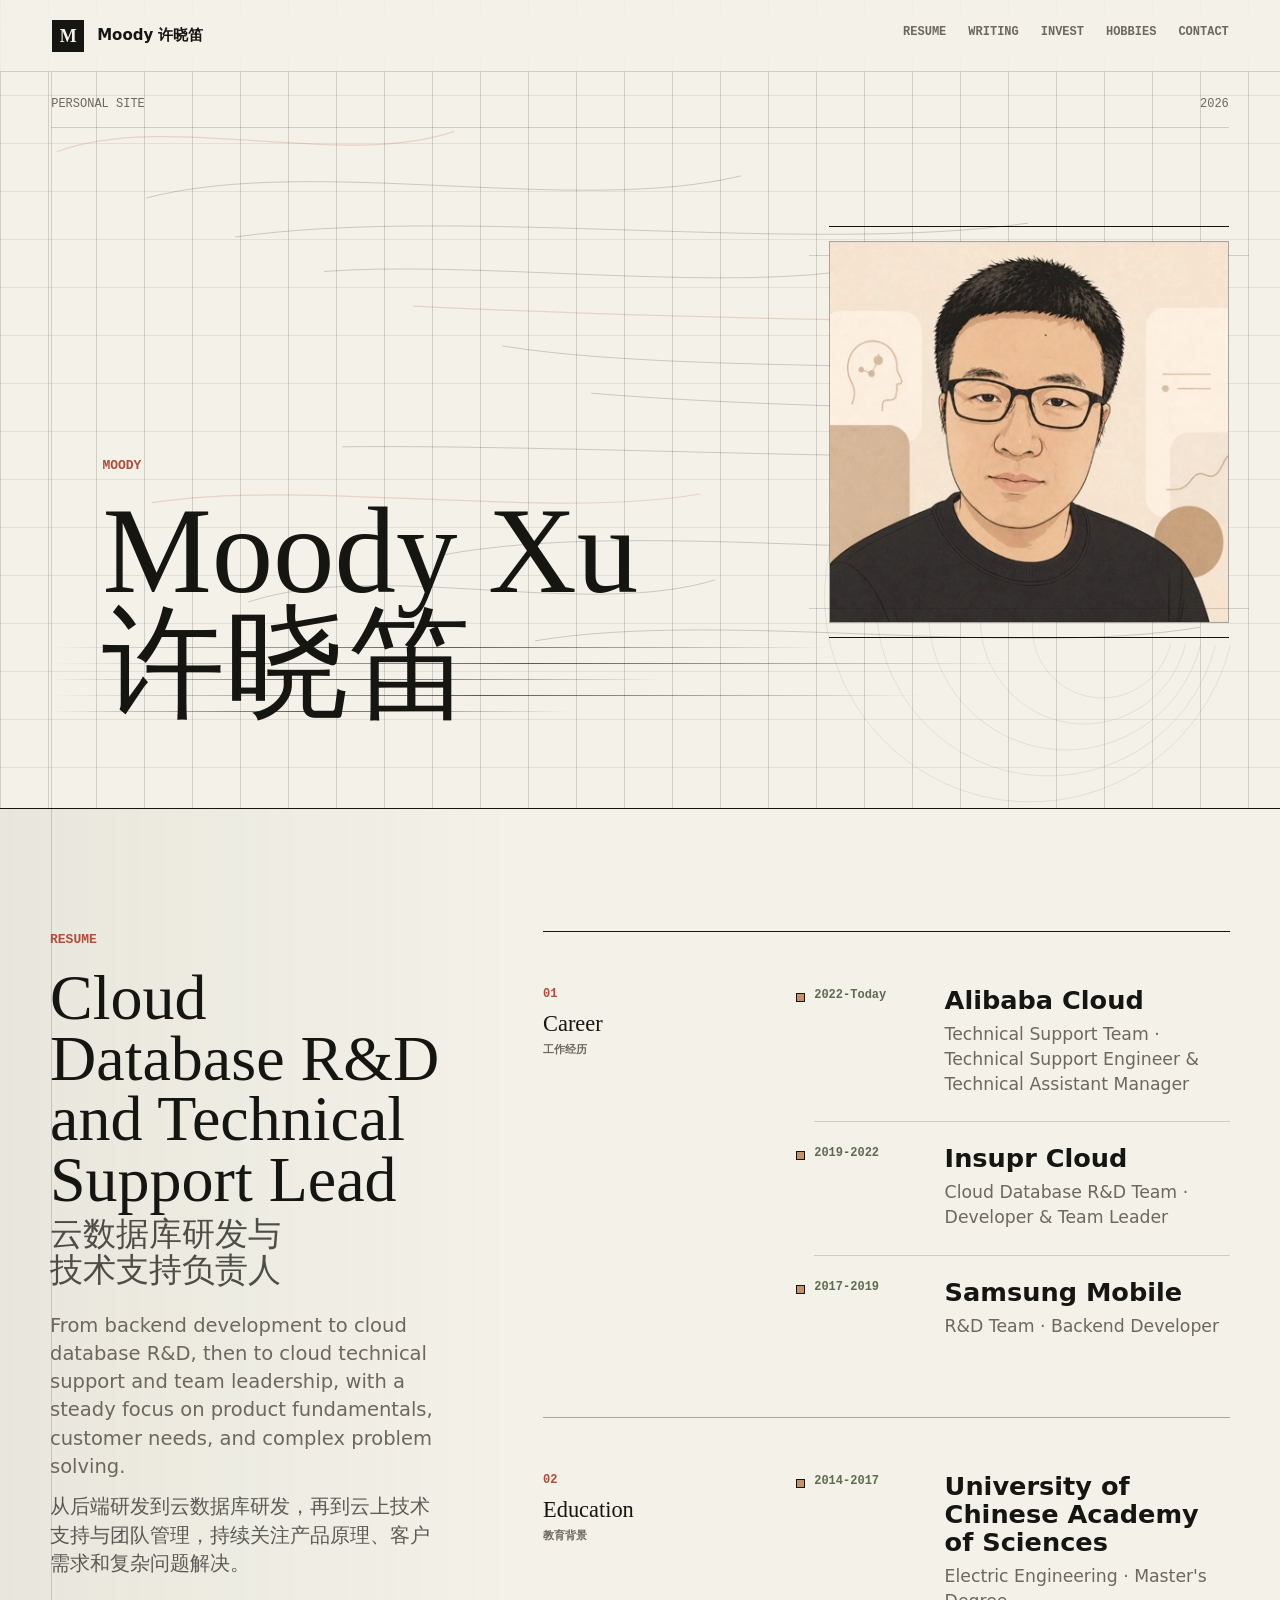
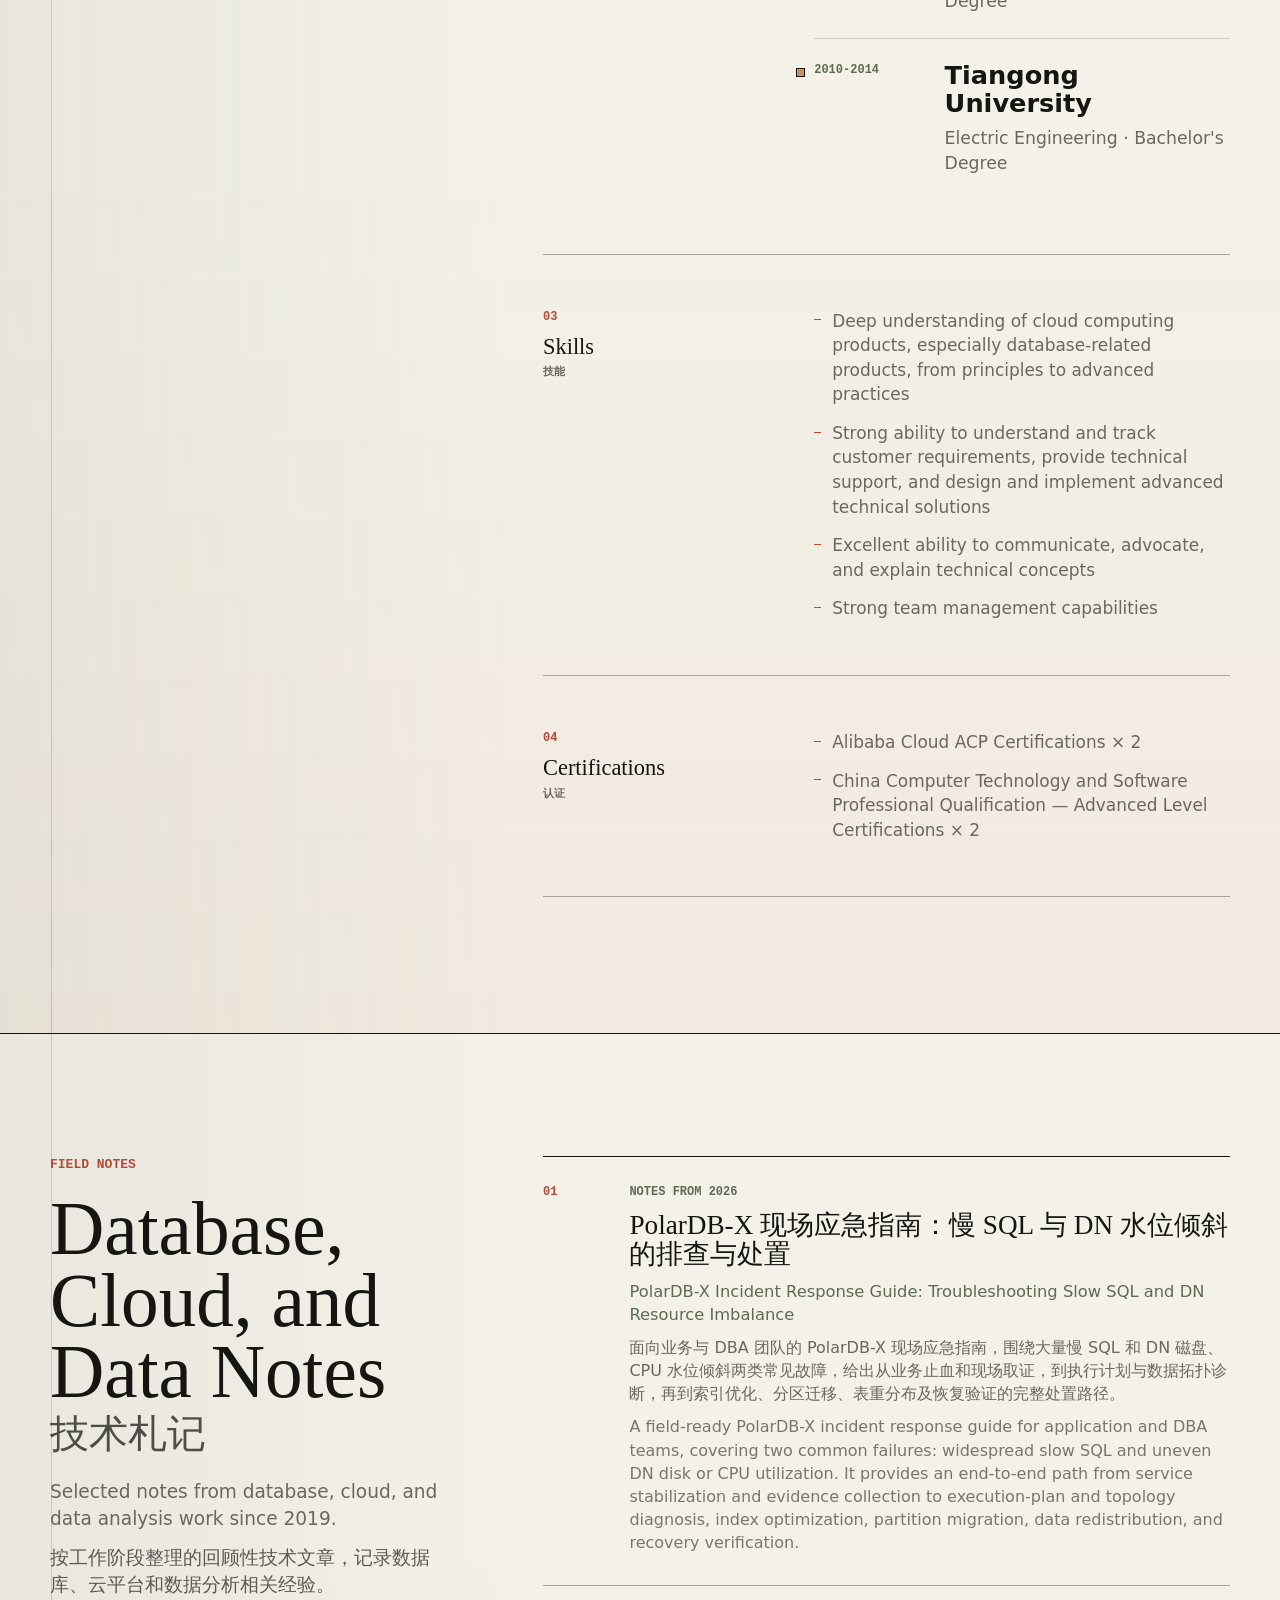
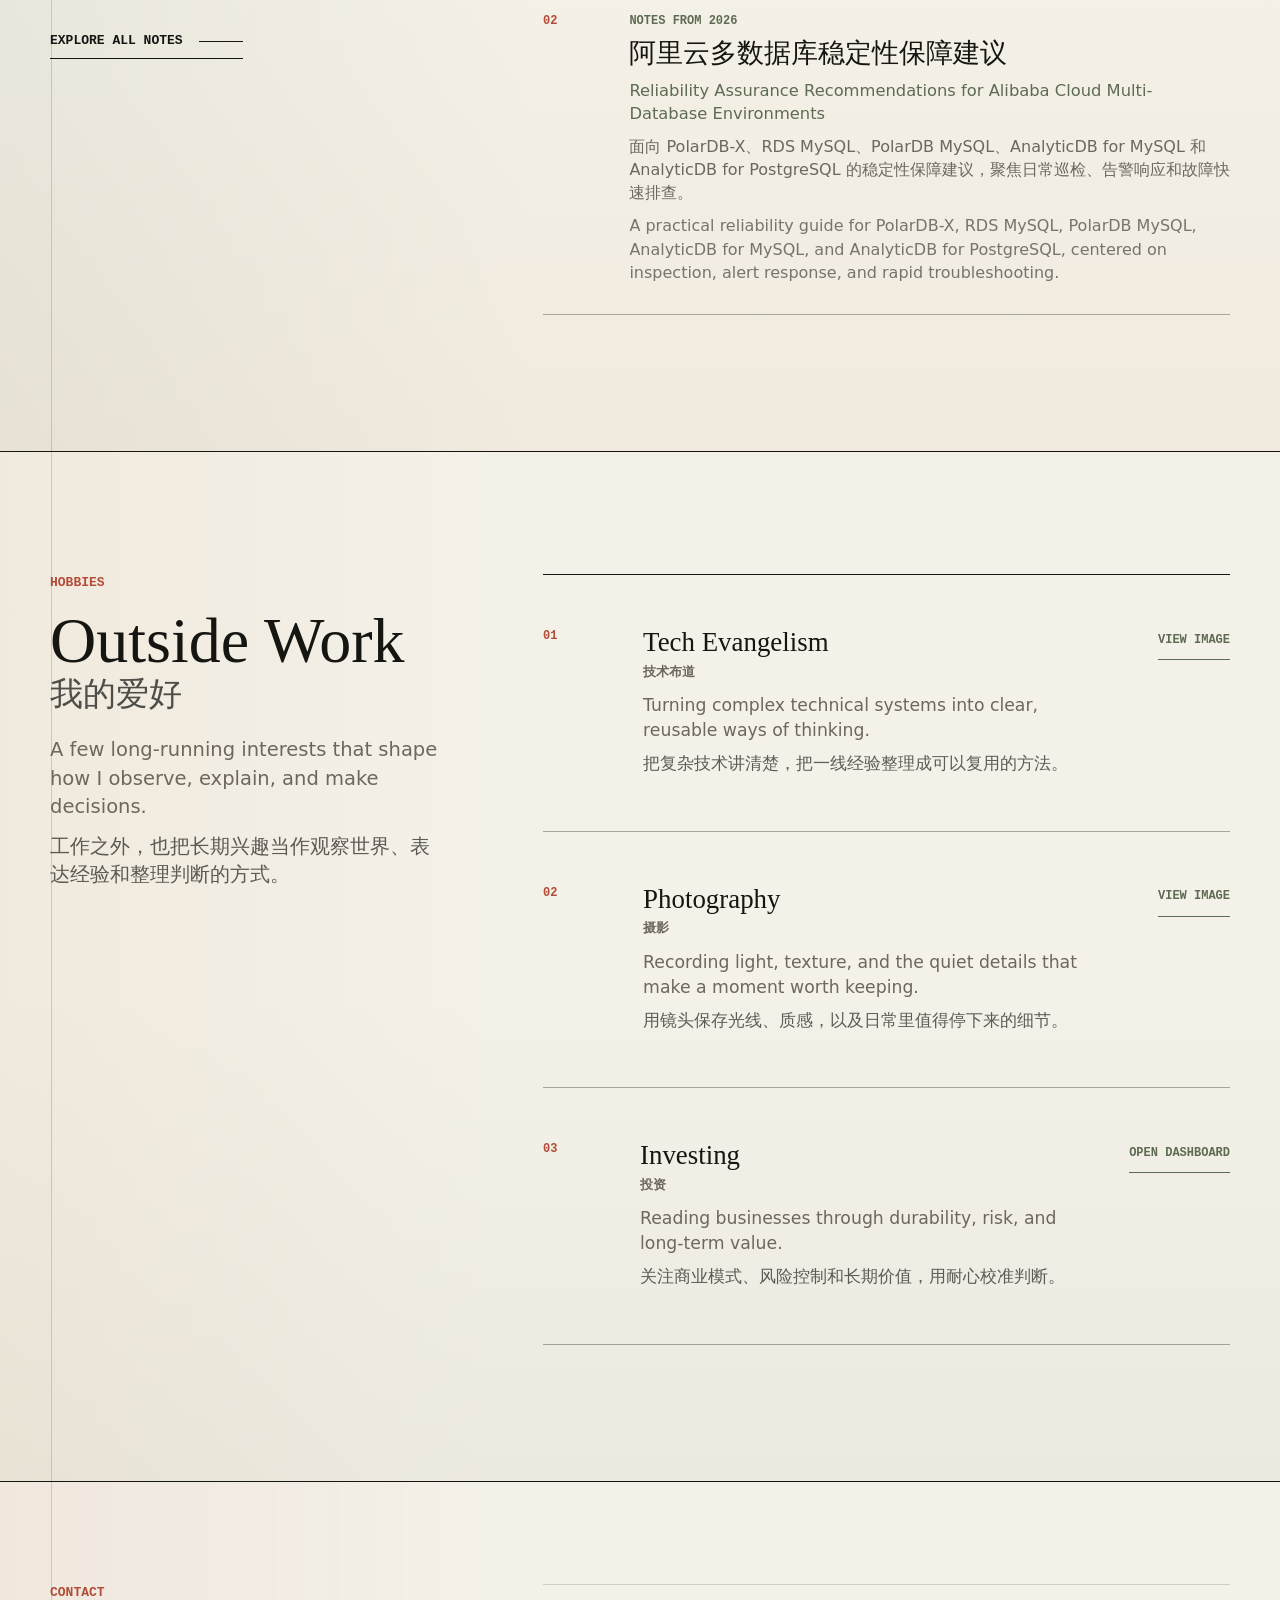
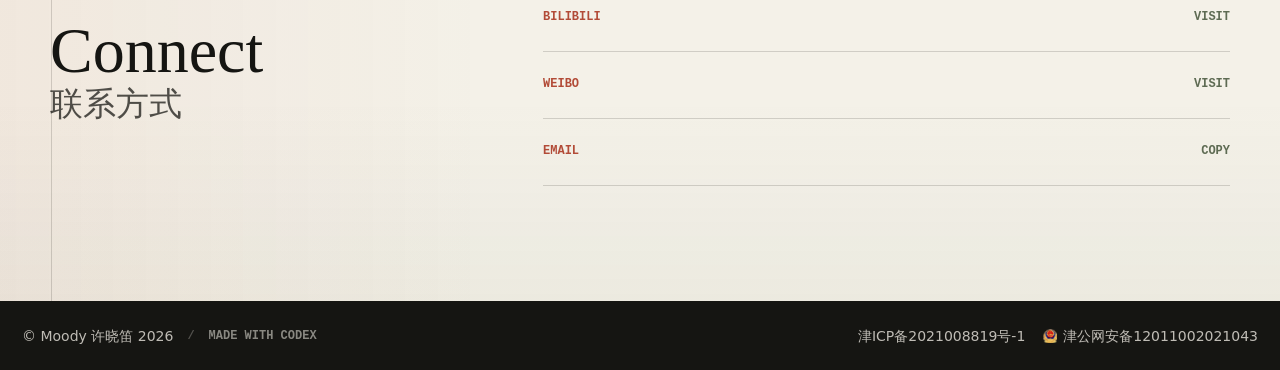
<file: index.html>
<!DOCTYPE html>
<html lang="zh-CN">
  <head>
    <meta charset="utf-8" />
    <meta name="viewport" content="width=device-width, initial-scale=1" />
    <title>Moody 许晓笛</title>
    <meta
      name="description"
      content="Moody 许晓笛，云数据库研发与技术支持负责人，关注数据库、云计算、稳定性保障、技术支持和数据分析。"
    />
    <meta
      name="keywords"
      content="许晓笛, Moody Xu, Moody, 云数据库, 数据库, 技术支持, Alibaba Cloud, MySQL, PolarDB, 数据分析"
    />
    <meta name="author" content="许晓笛" />
    <meta name="robots" content="index, follow" />
    <meta name="theme-color" content="#f4f1e8" />
    <link rel="canonical" href="https://xuxiaodi.com/" />
    <link rel="icon" href="/favicon.ico" sizes="any" />
    <link rel="icon" href="/favicon.svg" type="image/svg+xml" />
    <link rel="apple-touch-icon" href="/apple-touch-icon.png" />
    <meta property="og:title" content="Moody 许晓笛" />
    <meta
      property="og:description"
      content="Moody 许晓笛，云数据库研发与技术支持负责人，关注数据库、云计算、稳定性保障、技术支持和数据分析。"
    />
    <meta property="og:type" content="website" />
    <meta property="og:url" content="https://xuxiaodi.com/" />
    <meta property="og:site_name" content="Moody 许晓笛" />
    <meta property="og:locale" content="zh_CN" />
    <meta property="og:image" content="https://xuxiaodi.com/assets/xxd.jpg" />
    <meta property="og:image:alt" content="许晓笛肖像照" />
    <meta name="twitter:card" content="summary_large_image" />
    <meta name="twitter:title" content="Moody 许晓笛" />
    <meta
      name="twitter:description"
      content="云数据库研发与技术支持负责人，关注数据库、云计算、稳定性保障、技术支持和数据分析。"
    />
    <meta name="twitter:image" content="https://xuxiaodi.com/assets/xxd.jpg" />
    <link rel="preload" href="styles.css" as="style" />
    <link rel="stylesheet" href="styles.css" />
    <script type="application/ld+json">
      {
        "@context": "https://schema.org",
        "@type": "Person",
        "name": "许晓笛",
        "alternateName": ["Moody Xu", "Moody"],
        "url": "https://xuxiaodi.com/",
        "image": "https://xuxiaodi.com/assets/xxd.jpg",
        "jobTitle": "Cloud Database R&D and Technical Support Lead",
        "worksFor": {
          "@type": "Organization",
          "name": "Alibaba Cloud"
        },
        "alumniOf": [
          {
            "@type": "CollegeOrUniversity",
            "name": "University of Chinese Academy of Sciences"
          },
          {
            "@type": "CollegeOrUniversity",
            "name": "Tiangong University"
          }
        ],
        "knowsAbout": [
          "Cloud Database",
          "Database Reliability",
          "MySQL",
          "PolarDB",
          "Technical Support",
          "Data Analysis"
        ],
        "sameAs": [
          "https://space.bilibili.com/23722270",
          "https://weibo.com/u/1068096134"
        ]
      }
    </script>
  </head>
  <body>
    <header class="site-header" aria-label="站点页眉">
      <a class="brand" href="#top" aria-label="Moody 许晓笛 首页">
        <span class="brand-mark" aria-hidden="true">M</span>
        <span>Moody 许晓笛</span>
      </a>
      <nav class="site-nav" aria-label="主要导航">
        <a href="#resume">Resume</a>
        <a href="#writing">Writing</a>
        <a href="/invest/">Invest</a>
        <a href="#hobbies">Hobbies</a>
        <a href="#contact">Contact</a>
      </nav>
    </header>

    <main id="top">
      <section class="hero" aria-labelledby="hero-title">
        <canvas id="line-field" aria-hidden="true"></canvas>

        <div class="hero-kicker" aria-hidden="true">
          <span>Personal site</span>
          <span>2026</span>
        </div>

        <div class="hero-copy">
          <p class="eyebrow">Moody</p>
          <h1 class="hero-title" id="hero-title" aria-label="Moody Xu 许晓笛">
            <span>Moody Xu</span>
            <span>许晓笛</span>
          </h1>
        </div>

        <figure class="portrait">
          <img
            src="assets/xxd.jpg"
            srcset="
              assets/xxd-420.jpg 420w,
              assets/xxd-560.jpg 560w,
              assets/xxd-640.jpg 640w
            "
            sizes="(max-width: 520px) 46vw, (max-width: 860px) 360px, 400px"
            width="640"
            height="611"
            alt="许晓笛肖像照"
          />
        </figure>

        <div class="line-stack" aria-hidden="true">
          <span></span>
          <span></span>
          <span></span>
          <span></span>
          <span></span>
        </div>
      </section>

      <section class="resume-section" id="resume" aria-labelledby="resume-title">
        <div class="resume-shell">
          <div class="resume-heading">
            <p class="eyebrow">Resume</p>
            <h2 class="bilingual-title" id="resume-title">
              <span>Cloud Database R&amp;D and Technical Support Lead</span>
              <span>云数据库研发与技术支持负责人</span>
            </h2>
            <p class="profile-summary">
              <span>
                From backend development to cloud database R&amp;D, then to cloud
                technical support and team leadership, with a steady focus on
                product fundamentals, customer needs, and complex problem
                solving.
              </span>
              <span>
                从后端研发到云数据库研发，再到云上技术支持与团队管理，持续关注产品原理、客户需求和复杂问题解决。
              </span>
            </p>
          </div>

          <div class="resume-content">
            <section class="resume-block" aria-labelledby="career-title">
              <div class="resume-block-heading">
                <span>01</span>
                <h3 id="career-title">
                  <span>Career</span>
                  <span>工作经历</span>
                </h3>
              </div>

              <ol class="resume-list">
                <li class="resume-item">
                  <span class="resume-period">2022-Today</span>
                  <div>
                    <h4>Alibaba Cloud</h4>
                    <p>
                      Technical Support Team · Technical Support Engineer &amp;
                      Technical Assistant Manager
                    </p>
                  </div>
                </li>
                <li class="resume-item">
                  <span class="resume-period">2019-2022</span>
                  <div>
                    <h4>Insupr Cloud</h4>
                    <p>Cloud Database R&amp;D Team · Developer &amp; Team Leader</p>
                  </div>
                </li>
                <li class="resume-item">
                  <span class="resume-period">2017-2019</span>
                  <div>
                    <h4>Samsung Mobile</h4>
                    <p>R&amp;D Team · Backend Developer</p>
                  </div>
                </li>
              </ol>
            </section>

            <section class="resume-block" aria-labelledby="education-title">
              <div class="resume-block-heading">
                <span>02</span>
                <h3 id="education-title">
                  <span>Education</span>
                  <span>教育背景</span>
                </h3>
              </div>

              <ol class="resume-list">
                <li class="resume-item">
                  <span class="resume-period">2014-2017</span>
                  <div>
                    <h4>University of Chinese Academy of Sciences</h4>
                    <p>Electric Engineering · Master's Degree</p>
                  </div>
                </li>
                <li class="resume-item">
                  <span class="resume-period">2010-2014</span>
                  <div>
                    <h4>Tiangong University</h4>
                    <p>Electric Engineering · Bachelor's Degree</p>
                  </div>
                </li>
              </ol>
            </section>

            <section class="resume-block" aria-labelledby="skills-title">
              <div class="resume-block-heading">
                <span>03</span>
                <h3 id="skills-title">
                  <span>Skills</span>
                  <span>技能</span>
                </h3>
              </div>

              <ul class="resume-points">
                <li>
                  Deep understanding of cloud computing products, especially
                  database-related products, from principles to advanced
                  practices
                </li>
                <li>
                  Strong ability to understand and track customer requirements,
                  provide technical support, and design and implement advanced
                  technical solutions
                </li>
                <li>
                  Excellent ability to communicate, advocate, and explain
                  technical concepts
                </li>
                <li>Strong team management capabilities</li>
              </ul>
            </section>

            <section class="resume-block" aria-labelledby="certifications-title">
              <div class="resume-block-heading">
                <span>04</span>
                <h3 id="certifications-title">
                  <span>Certifications</span>
                  <span>认证</span>
                </h3>
              </div>

              <ul class="resume-points">
                <li>Alibaba Cloud ACP Certifications × 2</li>
                <li>
                  China Computer Technology and Software Professional
                  Qualification — Advanced Level Certifications × 2
                </li>
              </ul>
            </section>

          </div>
        </div>
      </section>

      <section
        class="writing-section"
        id="writing"
        aria-labelledby="writing-title"
      >
        <div class="writing-shell">
          <div class="writing-heading">
            <p class="eyebrow">Field Notes</p>
            <h2 class="bilingual-title" id="writing-title">
              <span>Database, Cloud, and Data Notes</span>
              <span>技术札记</span>
            </h2>
            <p class="writing-summary">
              <span>
                Selected notes from database, cloud, and data analysis work
                since 2019.
              </span>
              <span>
                按工作阶段整理的回顾性技术文章，记录数据库、云平台和数据分析相关经验。
              </span>
            </p>
            <a class="section-link" href="/blog/">
              <span>Explore all notes</span>
            </a>
          </div>

          <ol
            class="writing-list"
            data-featured-notes
            aria-label="精选技术札记"
          >
            <li class="writing-item">
              <a
                class="writing-link"
                href="/blog/post.html?slug=polardb-x-incident-response-slow-sql-dn-imbalance"
              >
                <span class="writing-number">01</span>
                <span class="writing-copy">
                  <span class="writing-era">Notes from 2026</span>
                  <span class="writing-title">
                    PolarDB-X 现场应急指南：慢 SQL 与 DN 水位倾斜的排查与处置
                  </span>
                  <span class="writing-subtitle">
                    PolarDB-X Incident Response Guide: Troubleshooting Slow SQL
                    and DN Resource Imbalance
                  </span>
                  <span class="writing-excerpt">
                    面向业务与 DBA 团队的 PolarDB-X 现场应急指南，围绕大量慢
                    SQL 和 DN 磁盘、CPU 水位倾斜两类常见故障，覆盖止血、诊断、结构性修复与恢复验证。
                  </span>
                </span>
              </a>
            </li>
            <li class="writing-item">
              <a
                class="writing-link"
                href="/blog/post.html?slug=alibaba-cloud-multi-database-reliability"
              >
                <span class="writing-number">02</span>
                <span class="writing-copy">
                  <span class="writing-era">Notes from 2026</span>
                  <span class="writing-title">阿里云多数据库稳定性保障建议</span>
                  <span class="writing-subtitle">
                    Reliability Assurance Recommendations for Alibaba Cloud
                    Multi-Database Environments
                  </span>
                  <span class="writing-excerpt">
                    面向 PolarDB-X、RDS MySQL、PolarDB MySQL、AnalyticDB for MySQL
                    和 AnalyticDB for PostgreSQL 的稳定性保障建议，聚焦日常巡检、告警响应和故障快速排查。
                  </span>
                </span>
              </a>
            </li>
          </ol>
        </div>
      </section>

      <section class="hobbies-section" id="hobbies" aria-labelledby="hobbies-title">
        <div class="hobbies-shell">
          <div class="hobbies-heading">
            <p class="eyebrow">Hobbies</p>
            <h2 class="bilingual-title" id="hobbies-title">
              <span>Outside Work</span>
              <span>我的爱好</span>
            </h2>
            <p class="hobbies-summary">
              <span>
                A few long-running interests that shape how I observe, explain,
                and make decisions.
              </span>
              <span>
                工作之外，也把长期兴趣当作观察世界、表达经验和整理判断的方式。
              </span>
            </p>
          </div>

          <ol class="hobbies-list">
            <li class="hobby-item">
              <span class="hobby-number">01</span>
              <div class="hobby-copy">
                <h3>
                  <span>Tech Evangelism</span>
                  <span>技术布道</span>
                </h3>
                <p>
                  <span>
                    Turning complex technical systems into clear, reusable ways
                    of thinking.
                  </span>
                  <span>
                    把复杂技术讲清楚，把一线经验整理成可以复用的方法。
                  </span>
                </p>
              </div>
              <button
                class="hobby-media-button"
                type="button"
                data-hobby-media="tech-evangelism"
                aria-expanded="false"
                aria-controls="hobby-media-tech-evangelism"
              >
                <span data-hobby-media-action>View image</span>
              </button>
              <div
                class="hobby-media"
                id="hobby-media-tech-evangelism"
                hidden
              ></div>
            </li>

            <li class="hobby-item">
              <span class="hobby-number">02</span>
              <div class="hobby-copy">
                <h3>
                  <span>Photography</span>
                  <span>摄影</span>
                </h3>
                <p>
                  <span>
                    Recording light, texture, and the quiet details that make a
                    moment worth keeping.
                  </span>
                  <span>
                    用镜头保存光线、质感，以及日常里值得停下来的细节。
                  </span>
                </p>
              </div>
              <button
                class="hobby-media-button"
                type="button"
                data-hobby-media="photography"
                aria-expanded="false"
                aria-controls="hobby-media-photography"
              >
                <span data-hobby-media-action>View image</span>
              </button>
              <div class="hobby-media" id="hobby-media-photography" hidden></div>
            </li>

            <li class="hobby-item">
              <span class="hobby-number">03</span>
              <div class="hobby-copy">
                <h3>
                  <span>Investing</span>
                  <span>投资</span>
                </h3>
                <p>
                  <span>
                    Reading businesses through durability, risk, and long-term
                    value.
                  </span>
                  <span>
                    关注商业模式、风险控制和长期价值，用耐心校准判断。
                  </span>
                </p>
              </div>
              <a class="hobby-dashboard-link" href="/invest/">
                <span>Open dashboard</span>
              </a>
            </li>
          </ol>
        </div>
      </section>

      <section class="contact-section" id="contact" aria-labelledby="contact-title">
        <div class="contact-shell">
          <div class="contact-heading">
            <p class="eyebrow">Contact</p>
            <h2 class="bilingual-title" id="contact-title">
              <span>Connect</span>
              <span>联系方式</span>
            </h2>
          </div>

          <ul class="contact-list">
            <li>
              <a
                class="contact-link"
                href="https://space.bilibili.com/23722270"
                target="_blank"
                rel="me noopener noreferrer"
              >
                <span class="contact-label">Bilibili</span>
                <span class="contact-action" aria-hidden="true">Visit</span>
              </a>
            </li>
            <li>
              <a
                class="contact-link"
                href="https://weibo.com/u/1068096134"
                target="_blank"
                rel="me noopener noreferrer"
              >
                <span class="contact-label">Weibo</span>
                <span class="contact-action" aria-hidden="true">Visit</span>
              </a>
            </li>
            <li>
              <button
                class="contact-link contact-email"
                type="button"
                data-email-button
                data-email-user-rev="ydoom"
                data-email-host-rev="moc.idoaixux"
                aria-label="显示并复制邮箱地址"
              >
                <span class="contact-label" data-email-value>Email</span>
                <span class="contact-action" data-email-action>Copy</span>
              </button>
            </li>
          </ul>
        </div>
      </section>
    </main>

    <footer class="site-footer">
      <div class="footer-inner">
        <div class="footer-note">
          <p>&copy; Moody 许晓笛 2026</p>
          <p class="footer-credit">Made with Codex</p>
        </div>
        <div class="beian-links" aria-label="备案信息">
          <a href="https://beian.miit.gov.cn/" target="_blank" rel="noreferrer">
            津ICP备2021008819号-1
          </a>
          <a
            href="https://beian.mps.gov.cn/#/query/webSearch?code=12011002021043"
            target="_blank"
            rel="noreferrer"
          >
            <img src="assets/beian.png" width="14" height="14" alt="" />
            津公网安备12011002021043
          </a>
        </div>
      </div>
    </footer>

    <script src="blog/blog-data.js"></script>
    <script src="blog/blog.js"></script>
    <script src="script.js"></script>
  </body>
</html>
</file>
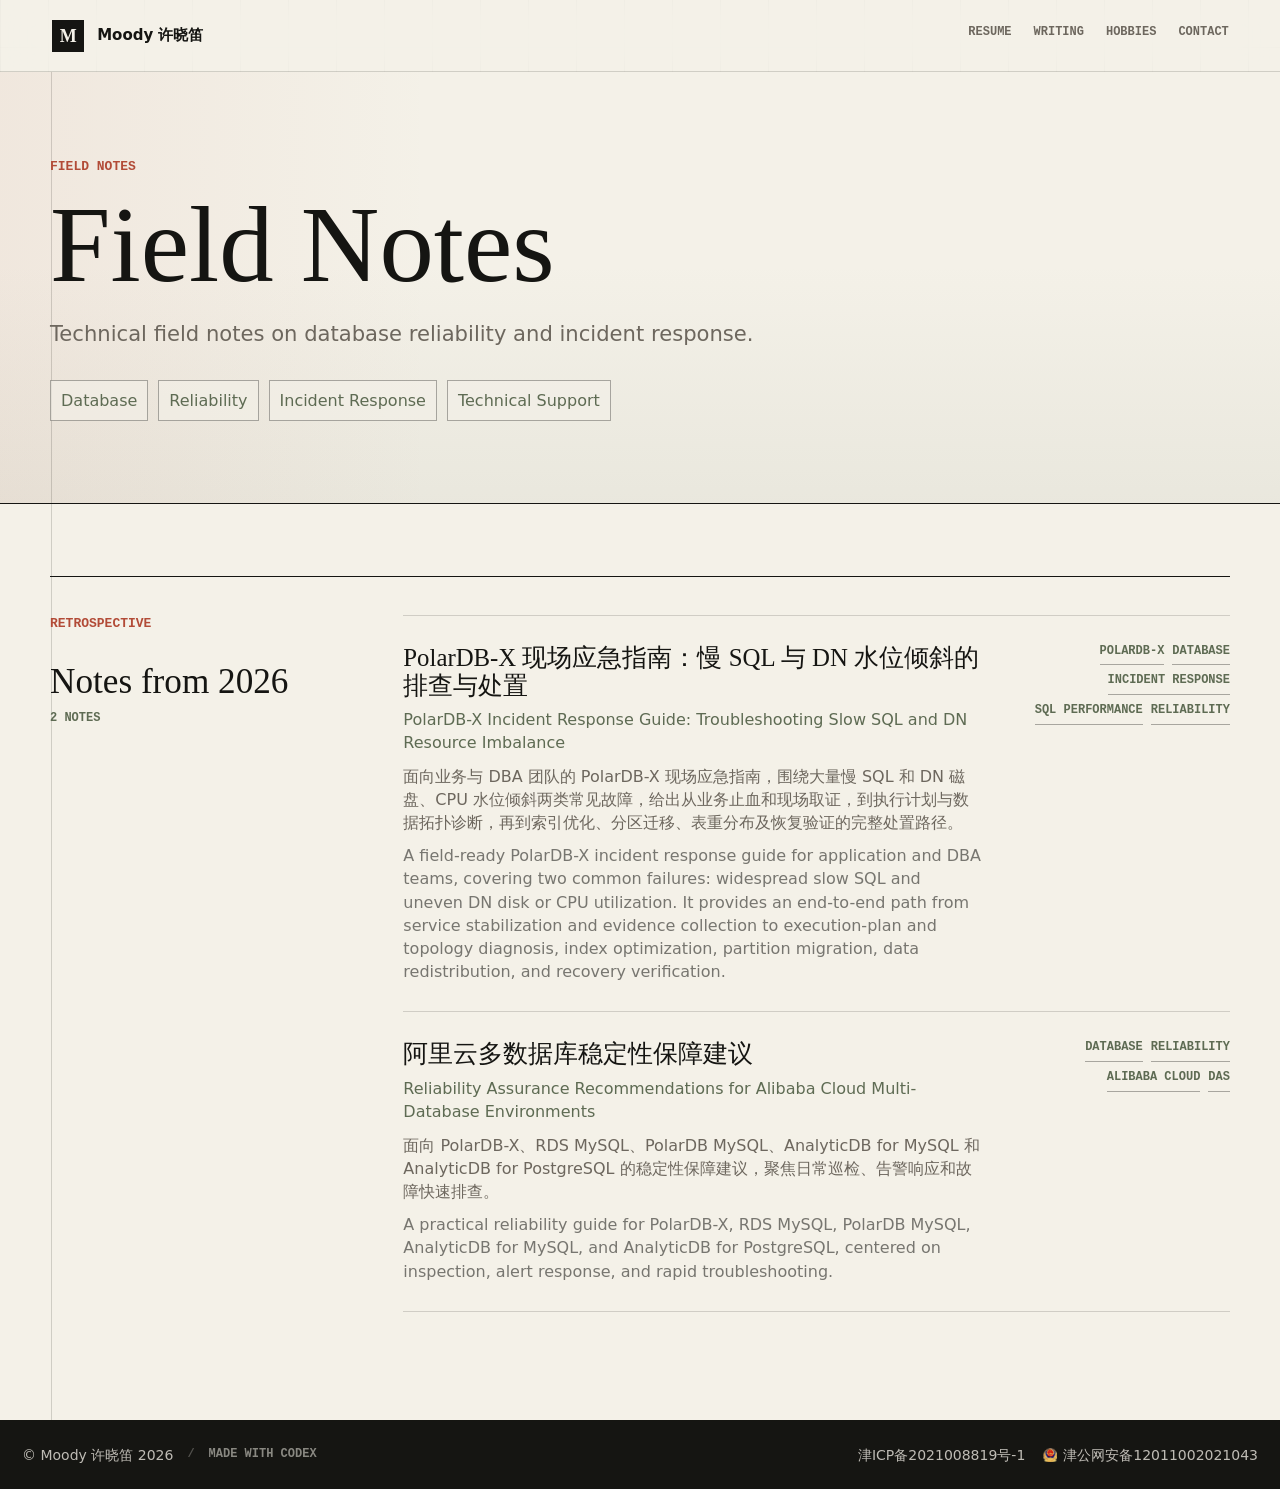
<file: blog/index.html>
<!DOCTYPE html>
<html lang="zh-CN">
  <head>
    <meta charset="utf-8" />
    <meta name="viewport" content="width=device-width, initial-scale=1" />
    <title>Field Notes | Moody 许晓笛</title>
    <meta
      name="description"
      content="Technical field notes on database reliability and incident response."
    />
    <meta
      name="keywords"
      content="许晓笛, Moody Xu, 数据库, 云计算, Cloud Database, MySQL, PolarDB, Reliability, Technical Support"
    />
    <meta name="author" content="许晓笛" />
    <meta name="robots" content="index, follow" />
    <meta name="theme-color" content="#f4f1e8" />
    <link rel="canonical" href="https://xuxiaodi.com/blog/" />
    <link rel="icon" href="/favicon.ico" sizes="any" />
    <link rel="icon" href="/favicon.svg" type="image/svg+xml" />
    <link rel="apple-touch-icon" href="/apple-touch-icon.png" />
    <meta property="og:title" content="Field Notes | Moody 许晓笛" />
    <meta
      property="og:description"
      content="Technical field notes on database reliability and incident response."
    />
    <meta property="og:type" content="website" />
    <meta property="og:url" content="https://xuxiaodi.com/blog/" />
    <meta property="og:site_name" content="Moody 许晓笛" />
    <meta property="og:locale" content="zh_CN" />
    <meta property="og:image" content="https://xuxiaodi.com/assets/xxd.jpg" />
    <meta property="og:image:alt" content="许晓笛肖像照" />
    <meta name="twitter:card" content="summary_large_image" />
    <meta name="twitter:title" content="Field Notes | Moody 许晓笛" />
    <meta
      name="twitter:description"
      content="Technical field notes on database reliability and incident response."
    />
    <meta name="twitter:image" content="https://xuxiaodi.com/assets/xxd.jpg" />
    <link rel="preload" href="/styles.css" as="style" />
    <link rel="stylesheet" href="/styles.css" />
    <script type="application/ld+json">
      {
        "@context": "https://schema.org",
        "@type": "Blog",
        "name": "Field Notes | Moody 许晓笛",
        "url": "https://xuxiaodi.com/blog/",
        "description": "Technical field notes on database reliability and incident response.",
        "author": {
          "@type": "Person",
          "name": "许晓笛",
          "alternateName": ["Moody Xu", "Moody"],
          "url": "https://xuxiaodi.com/"
        },
        "blogPost": [
          {
            "@type": "BlogPosting",
            "headline": "PolarDB-X 现场应急指南：慢 SQL 与 DN 水位倾斜的排查与处置",
            "url": "https://xuxiaodi.com/blog/post.html?slug=polardb-x-incident-response-slow-sql-dn-imbalance"
          },
          {
            "@type": "BlogPosting",
            "headline": "阿里云多数据库稳定性保障建议",
            "url": "https://xuxiaodi.com/blog/post.html?slug=alibaba-cloud-multi-database-reliability"
          }
        ]
      }
    </script>
  </head>
  <body class="blog-page blog-index-page">
    <header class="site-header" aria-label="站点页眉">
      <a class="brand" href="/" aria-label="Moody 许晓笛 首页">
        <span class="brand-mark" aria-hidden="true">M</span>
        <span>Moody 许晓笛</span>
      </a>
      <nav class="site-nav" aria-label="主要导航">
        <a href="/#resume">Resume</a>
        <a href="/blog/">Writing</a>
        <a href="/#hobbies">Hobbies</a>
        <a href="/#contact">Contact</a>
      </nav>
    </header>

    <main class="blog-main" id="top">
      <section class="blog-hero" aria-labelledby="blog-title">
        <div class="blog-hero-shell">
          <p class="eyebrow">Field Notes</p>
          <h1 id="blog-title">Field Notes</h1>
          <p class="blog-hero-summary">
            Technical field notes on database reliability and incident response.
          </p>
          <div class="blog-hero-meta" aria-label="Topic areas">
            <span>Database</span>
            <span>Reliability</span>
            <span>Incident Response</span>
            <span>Technical Support</span>
          </div>
        </div>
      </section>

      <section class="blog-index-section" aria-label="Blog notes">
        <div class="blog-index-shell" data-blog-index>
          <section class="blog-year-group" aria-labelledby="notes-2026-static">
            <div class="blog-year-heading">
              <p class="eyebrow">Retrospective</p>
              <h2 id="notes-2026-static">Notes from 2026</h2>
              <span>2 notes</span>
            </div>
            <ol class="blog-note-list">
              <li>
                <a
                  class="blog-note-link"
                  href="/blog/post.html?slug=polardb-x-incident-response-slow-sql-dn-imbalance"
                >
                  <span class="blog-note-copy">
                    <span class="blog-note-title">
                      PolarDB-X 现场应急指南：慢 SQL 与 DN 水位倾斜的排查与处置
                    </span>
                    <span class="blog-note-subtitle">
                      PolarDB-X Incident Response Guide: Troubleshooting Slow
                      SQL and DN Resource Imbalance
                    </span>
                    <span class="blog-note-summary">
                      面向业务与 DBA 团队的 PolarDB-X 现场应急指南，围绕大量慢
                      SQL 和 DN 磁盘、CPU 水位倾斜两类常见故障，给出从业务止血和现场取证，到执行计划与数据拓扑诊断，再到索引优化、分区迁移、表重分布及恢复验证的完整处置路径。
                    </span>
                  </span>
                  <span class="blog-note-tags" aria-label="Tags">
                    <span>PolarDB-X</span>
                    <span>Database</span>
                    <span>Incident Response</span>
                    <span>SQL Performance</span>
                    <span>Reliability</span>
                  </span>
                </a>
              </li>
              <li>
                <a
                  class="blog-note-link"
                  href="/blog/post.html?slug=alibaba-cloud-multi-database-reliability"
                >
                  <span class="blog-note-copy">
                    <span class="blog-note-title">阿里云多数据库稳定性保障建议</span>
                    <span class="blog-note-subtitle">
                      Reliability Assurance Recommendations for Alibaba Cloud
                      Multi-Database Environments
                    </span>
                    <span class="blog-note-summary">
                      面向 PolarDB-X、RDS MySQL、PolarDB MySQL、AnalyticDB for
                      MySQL 和 AnalyticDB for PostgreSQL 的稳定性保障建议，聚焦日常巡检、告警响应和故障快速排查。
                    </span>
                  </span>
                  <span class="blog-note-tags" aria-label="Tags">
                    <span>Database</span>
                    <span>Reliability</span>
                    <span>Alibaba Cloud</span>
                    <span>DAS</span>
                  </span>
                </a>
              </li>
            </ol>
          </section>
        </div>
      </section>
    </main>

    <footer class="site-footer">
      <div class="footer-inner">
        <div class="footer-note">
          <p>&copy; Moody 许晓笛 2026</p>
          <p class="footer-credit">Made with Codex</p>
        </div>
        <div class="beian-links" aria-label="备案信息">
          <a href="https://beian.miit.gov.cn/" target="_blank" rel="noreferrer">
            津ICP备2021008819号-1
          </a>
          <a
            href="https://beian.mps.gov.cn/#/query/webSearch?code=12011002021043"
            target="_blank"
            rel="noreferrer"
          >
            <img src="/assets/beian.png" width="14" height="14" alt="" />
            津公网安备12011002021043
          </a>
        </div>
      </div>
    </footer>

    <script src="/blog/blog-data.js"></script>
    <script src="/blog/blog.js"></script>
  </body>
</html>
</file>
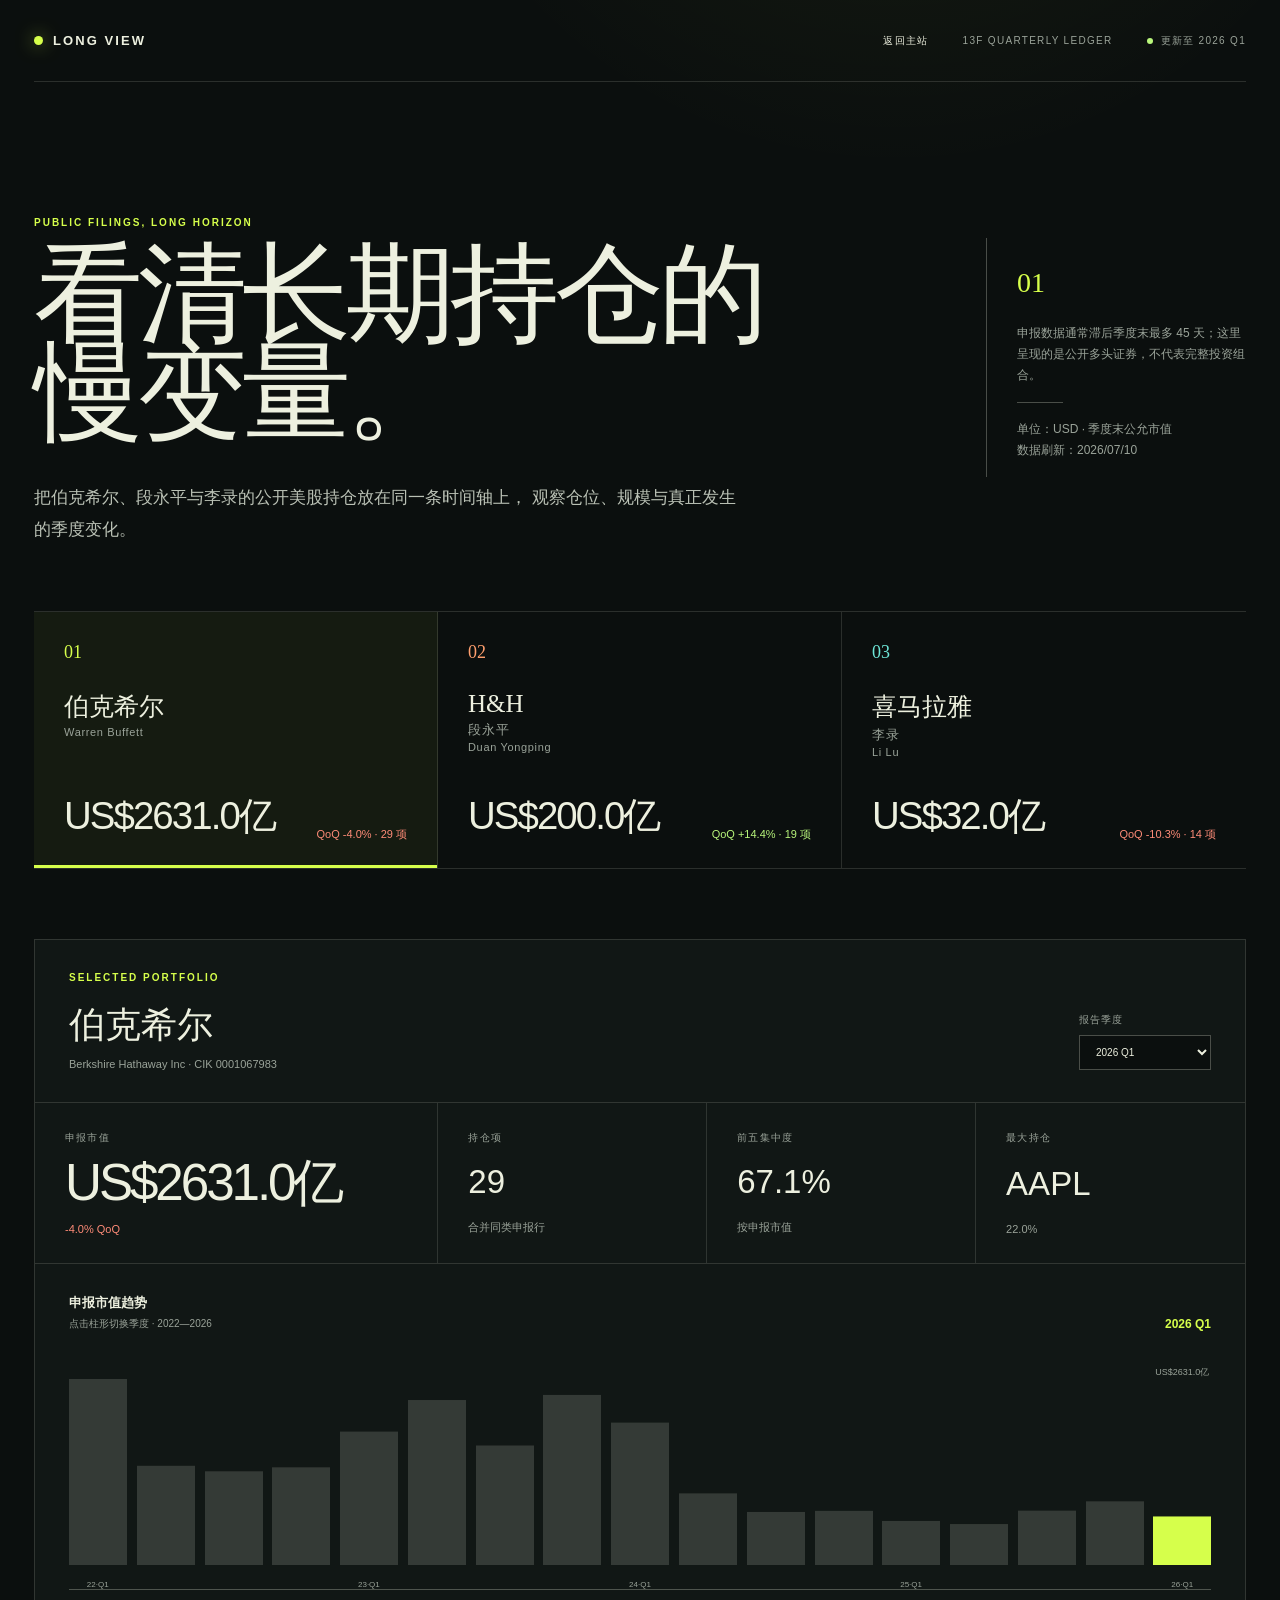
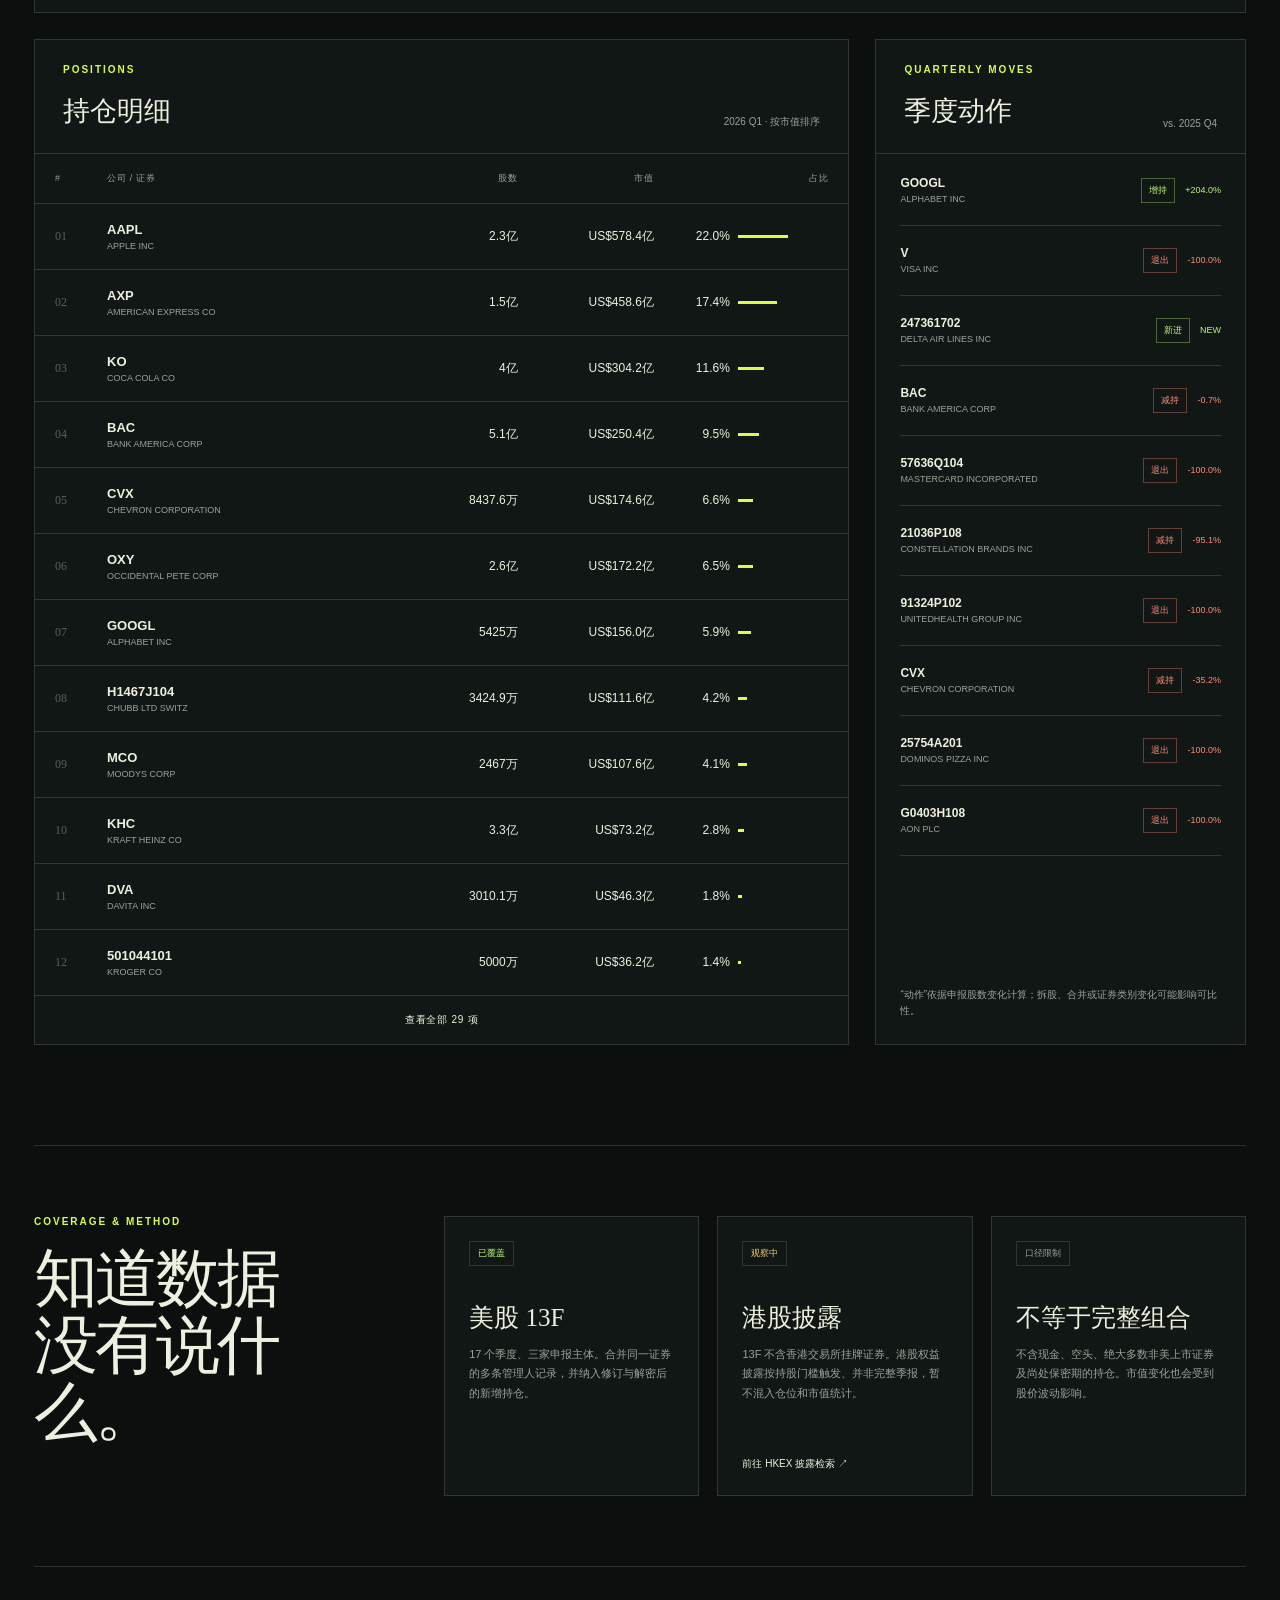
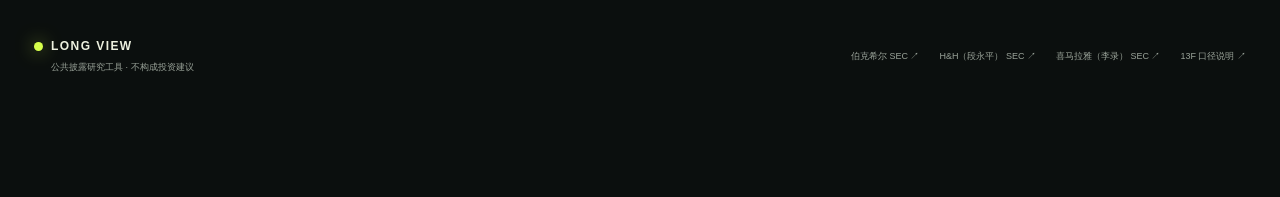
<file: invest/index.html>
<!doctype html>
<html lang="zh-CN">
  <head>
    <meta charset="utf-8" />
    <meta name="viewport" content="width=device-width, initial-scale=1" />
    <title>Long View — 机构持仓观察</title>
    <meta
      name="description"
      content="追踪伯克希尔、H&H（段永平）与喜马拉雅资本（李录）的 SEC 13F 持仓、仓位和季度变化。"
    />
    <meta name="theme-color" content="#0b0f0e" />
    <meta name="color-scheme" content="dark" />
    <link rel="canonical" href="https://xuxiaodi.com/invest/" />
    <link rel="icon" href="./favicon.svg" type="image/svg+xml" />
    <meta property="og:title" content="Long View — 机构持仓观察" />
    <meta
      property="og:description"
      content="用同一条时间轴观察伯克希尔、段永平与李录的公开美股持仓。"
    />
    <meta property="og:type" content="website" />
    <meta property="og:url" content="https://xuxiaodi.com/invest/" />
    <meta property="og:image" content="https://xuxiaodi.com/invest/og.png" />
    <meta property="og:image:width" content="1731" />
    <meta property="og:image:height" content="909" />
    <meta property="og:image:alt" content="Long View 机构持仓观察" />
    <meta name="twitter:card" content="summary_large_image" />
    <meta name="twitter:title" content="Long View — 机构持仓观察" />
    <meta
      name="twitter:description"
      content="伯克希尔、H&H 与喜马拉雅资本的季度持仓观察。"
    />
    <meta name="twitter:image" content="https://xuxiaodi.com/invest/og.png" />
    <link rel="preload" href="./styles.css?v=20260711-6" as="style" />
    <link rel="stylesheet" href="./styles.css?v=20260711-6" />
  </head>
  <body>
    <main class="dashboard-shell" data-dashboard style="--accent: #d6ff4b">
      <header class="site-header">
        <a class="wordmark" href="#top" aria-label="Long View 首页">
          <span class="wordmark-dot" aria-hidden="true"></span>
          LONG VIEW
        </a>
        <div class="header-meta">
          <a class="back-home" href="/">返回主站</a>
          <span class="ledger-label">13F QUARTERLY LEDGER</span>
          <span class="live-dot" data-latest-quarter>正在载入数据</span>
        </div>
      </header>

      <section class="hero" id="top">
        <div class="hero-copy">
          <p class="eyebrow">PUBLIC FILINGS, LONG HORIZON</p>
          <h1>看清长期持仓的<br />慢变量。</h1>
          <p class="hero-deck">
            把伯克希尔、段永平与李录的公开美股持仓放在同一条时间轴上，
            观察仓位、规模与真正发生的季度变化。
          </p>
        </div>
        <aside class="hero-note" aria-label="数据说明">
          <span class="note-index">01</span>
          <p>申报数据通常滞后季度末最多 45 天；这里呈现的是公开多头证券，不代表完整投资组合。</p>
          <span class="note-rule"></span>
          <p>单位：USD · 季度末公允市值<br />数据刷新：<span data-generated-date>—</span></p>
        </aside>
      </section>

      <section class="manager-grid" data-manager-grid aria-label="选择机构"></section>

      <section class="ledger-panel" aria-labelledby="ledger-title">
        <div class="panel-heading">
          <div>
            <p class="section-label">SELECTED PORTFOLIO</p>
            <h2 id="ledger-title" data-manager-title>载入中</h2>
            <p data-manager-legal>正在读取 SEC 13F 数据</p>
          </div>
          <label class="quarter-select">
            <span>报告季度</span>
            <select data-quarter-select aria-label="选择报告季度"></select>
          </label>
        </div>

        <div class="metrics-row">
          <div class="metric-primary">
            <span>申报市值</span>
            <strong data-total-value>—</strong>
            <em data-value-change>—</em>
          </div>
          <div class="metric">
            <span>持仓项</span>
            <strong data-position-count>—</strong>
            <em>合并同类申报行</em>
          </div>
          <div class="metric">
            <span>前五集中度</span>
            <strong data-top-five>—</strong>
            <em>按申报市值</em>
          </div>
          <div class="metric">
            <span>最大持仓</span>
            <strong data-top-symbol>—</strong>
            <em data-top-weight>—</em>
          </div>
        </div>

        <div class="trend-section">
          <div class="trend-heading">
            <div>
              <span>申报市值趋势</span>
              <small>点击柱形切换季度 · 2022—2026</small>
            </div>
            <strong data-selected-quarter>—</strong>
          </div>
          <div class="trend-chart" data-trend-chart role="group" aria-label="申报市值趋势"></div>
        </div>
      </section>

      <section class="data-grid">
        <article class="holdings-panel">
          <div class="subpanel-heading">
            <div>
              <p class="section-label">POSITIONS</p>
              <h3>持仓明细</h3>
            </div>
            <span data-holdings-caption>按市值排序</span>
          </div>
          <div class="table-scroll">
            <table>
              <thead>
                <tr>
                  <th>#</th>
                  <th>公司 / 证券</th>
                  <th>股数</th>
                  <th aria-label="季度末申报市值">市值</th>
                  <th aria-label="持仓占比">占比</th>
                </tr>
              </thead>
              <tbody data-holdings-body></tbody>
            </table>
          </div>
          <button class="show-all" type="button" data-show-all hidden>查看全部</button>
        </article>

        <aside class="changes-panel">
          <div class="subpanel-heading">
            <div>
              <p class="section-label">QUARTERLY MOVES</p>
              <h3>季度动作</h3>
            </div>
            <span data-changes-caption>—</span>
          </div>
          <div class="changes-list" data-changes-list></div>
          <div class="changes-footnote">
            “动作”依据申报股数变化计算；拆股、合并或证券类别变化可能影响可比性。
          </div>
        </aside>
      </section>

      <section class="coverage-section">
        <div class="coverage-intro">
          <p class="section-label">COVERAGE &amp; METHOD</p>
          <h2>知道数据<br />没有说什么。</h2>
        </div>
        <div class="coverage-cards">
          <article>
            <span class="coverage-status available">已覆盖</span>
            <h3>美股 13F</h3>
            <p>17 个季度、三家申报主体。合并同一证券的多条管理人记录，并纳入修订与解密后的新增持仓。</p>
          </article>
          <article>
            <span class="coverage-status watching">观察中</span>
            <h3>港股披露</h3>
            <p>13F 不含香港交易所挂牌证券。港股权益披露按持股门槛触发、并非完整季报，暂不混入仓位和市值统计。</p>
            <a href="https://di.hkex.com.hk/di/NSAllFormList.aspx?sa2=ns&amp;sid=0" target="_blank" rel="noreferrer">
              前往 HKEX 披露检索 ↗
            </a>
          </article>
          <article>
            <span class="coverage-status limited">口径限制</span>
            <h3>不等于完整组合</h3>
            <p>不含现金、空头、绝大多数非美上市证券及尚处保密期的持仓。市值变化也会受到股价波动影响。</p>
          </article>
        </div>
      </section>

      <footer class="site-footer">
        <div>
          <span class="wordmark-dot" aria-hidden="true"></span>
          <strong>LONG VIEW</strong>
          <p>公共披露研究工具 · 不构成投资建议</p>
        </div>
        <nav data-source-links aria-label="数据来源"></nav>
      </footer>

      <noscript>
        <p class="noscript-note">此页面需要 JavaScript 才能读取本地持仓数据文件。</p>
      </noscript>
    </main>
    <script src="./script.js?v=20260711-6" defer></script>
  </body>
</html>
</file>
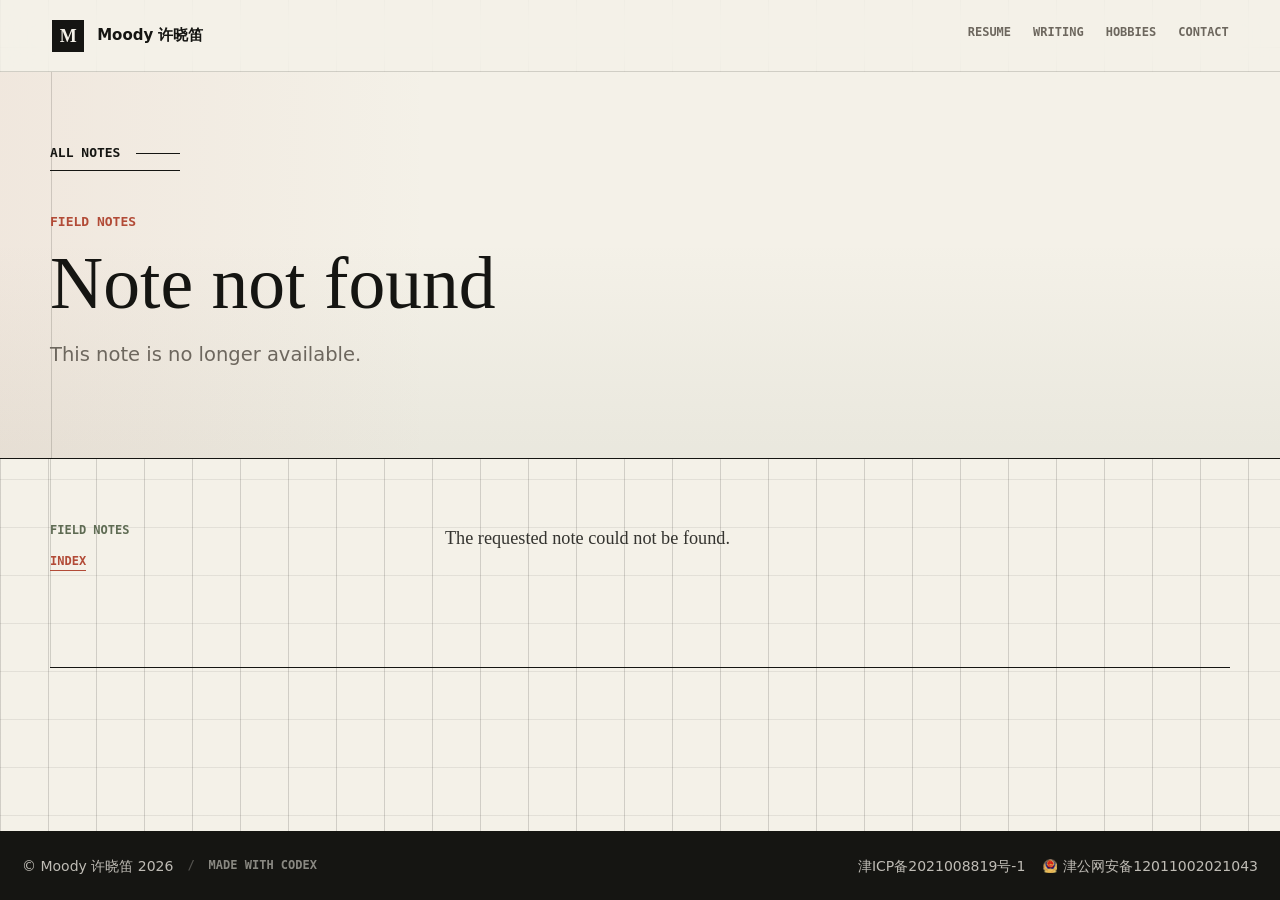
<file: blog/post.html>
<!DOCTYPE html>
<html lang="zh-CN">
  <head>
    <meta charset="utf-8" />
    <meta name="viewport" content="width=device-width, initial-scale=1" />
    <title>Field Notes | Moody 许晓笛</title>
    <meta
      name="description"
      content="Selected notes from database, cloud, and data analysis work since 2019."
    />
    <meta name="author" content="许晓笛" />
    <meta name="robots" content="index, follow" />
    <meta name="theme-color" content="#f4f1e8" />
    <link rel="canonical" href="https://xuxiaodi.com/blog/post.html" />
    <link rel="icon" href="/favicon.ico" sizes="any" />
    <link rel="icon" href="/favicon.svg" type="image/svg+xml" />
    <link rel="apple-touch-icon" href="/apple-touch-icon.png" />
    <meta property="og:title" content="Field Notes | Moody 许晓笛" />
    <meta
      property="og:description"
      content="Selected notes from database, cloud, and data analysis work since 2019."
    />
    <meta property="og:type" content="article" />
    <meta property="og:url" content="https://xuxiaodi.com/blog/post.html" />
    <meta property="og:site_name" content="Moody 许晓笛" />
    <meta property="og:locale" content="zh_CN" />
    <meta property="og:image" content="https://xuxiaodi.com/assets/xxd.jpg" />
    <meta property="og:image:alt" content="许晓笛肖像照" />
    <meta name="twitter:card" content="summary_large_image" />
    <meta name="twitter:title" content="Field Notes | Moody 许晓笛" />
    <meta
      name="twitter:description"
      content="Selected notes from database, cloud, and data analysis work since 2019."
    />
    <meta name="twitter:image" content="https://xuxiaodi.com/assets/xxd.jpg" />
    <link rel="preload" href="/styles.css" as="style" />
    <link rel="stylesheet" href="/styles.css" />
  </head>
  <body class="blog-page blog-post-page">
    <header class="site-header" aria-label="站点页眉">
      <a class="brand" href="/" aria-label="Moody 许晓笛 首页">
        <span class="brand-mark" aria-hidden="true">M</span>
        <span>Moody 许晓笛</span>
      </a>
      <nav class="site-nav" aria-label="主要导航">
        <a href="/#resume">Resume</a>
        <a href="/blog/">Writing</a>
        <a href="/#hobbies">Hobbies</a>
        <a href="/#contact">Contact</a>
      </nav>
    </header>

    <main class="blog-main" id="top">
      <article>
        <header class="article-hero">
          <div class="article-hero-shell">
            <a class="section-link" href="/blog/">All notes</a>
            <p class="eyebrow" data-post-era>Field Notes</p>
            <h1 class="article-title" data-post-title>Field Notes</h1>
            <p class="article-title-en" data-post-title-en hidden></p>
            <p class="article-summary" data-post-summary>
              Selected notes from database, cloud, and data analysis work since
              2019.
            </p>
            <p class="article-summary-en" data-post-summary-en hidden></p>
            <ul class="tag-list" data-post-tags aria-label="Tags"></ul>
          </div>
        </header>

        <div class="article-shell">
          <aside class="article-aside" aria-label="Article context">
            <span data-post-era>Field Notes</span>
            <a href="/blog/">Index</a>
          </aside>
          <div class="article-content" data-post-content>
            <p>Loading note...</p>
          </div>
        </div>

        <nav class="article-pager" data-post-pager aria-label="Article navigation"></nav>
      </article>
    </main>

    <footer class="site-footer">
      <div class="footer-inner">
        <div class="footer-note">
          <p>&copy; Moody 许晓笛 2026</p>
          <p class="footer-credit">Made with Codex</p>
        </div>
        <div class="beian-links" aria-label="备案信息">
          <a href="https://beian.miit.gov.cn/" target="_blank" rel="noreferrer">
            津ICP备2021008819号-1
          </a>
          <a
            href="https://beian.mps.gov.cn/#/query/webSearch?code=12011002021043"
            target="_blank"
            rel="noreferrer"
          >
            <img src="/assets/beian.png" width="14" height="14" alt="" />
            津公网安备12011002021043
          </a>
        </div>
      </div>
    </footer>

    <script src="/blog/blog-data.js"></script>
    <script src="/blog/blog.js"></script>
  </body>
</html>
</file>
<file: styles.css>
:root {
  --ink: #151512;
  --paper: #f4f1e8;
  --paper-deep: #e7dfd1;
  --muted: #6d675e;
  --rule: rgba(21, 21, 18, 0.16);
  --rule-strong: rgba(21, 21, 18, 0.34);
  --rust: #b24b37;
  --moss: #5e6b53;
  --clay: #c99161;
  color-scheme: light;
}

* {
  box-sizing: border-box;
}

html {
  min-width: 320px;
  background: var(--paper);
}

body {
  display: flex;
  flex-direction: column;
  min-width: 320px;
  min-height: 100vh;
  margin: 0;
  background: var(--paper);
  color: var(--ink);
  font-family: Inter, ui-sans-serif, system-ui, -apple-system, BlinkMacSystemFont,
    "Segoe UI", "Noto Sans SC", "PingFang SC", "Microsoft YaHei", sans-serif;
  line-height: 1.45;
}

main {
  flex: 1;
  background:
    linear-gradient(90deg, var(--rule) 1px, transparent 1px) 0 0 / 48px 48px,
    linear-gradient(0deg, rgba(21, 21, 18, 0.08) 1px, transparent 1px) 0 0 / 48px 48px,
    var(--paper);
}

a {
  color: inherit;
  text-decoration: none;
}

.site-header {
  position: fixed;
  z-index: 20;
  top: 0;
  right: 0;
  left: 0;
  display: flex;
  align-items: center;
  justify-content: space-between;
  min-height: 72px;
  border-bottom: 1px solid var(--rule);
  background: rgba(244, 241, 232, 0.78);
  padding: 0 clamp(18px, 4vw, 56px);
  backdrop-filter: blur(18px);
}

.brand {
  display: inline-flex;
  align-items: center;
  gap: 12px;
  min-width: 0;
  font-size: 15px;
  font-weight: 650;
}

.brand-mark {
  display: grid;
  width: 34px;
  height: 34px;
  place-items: center;
  border: 1px solid currentColor;
  background: var(--ink);
  color: var(--paper);
  font-family: Georgia, "Times New Roman", serif;
  font-size: 18px;
  line-height: 1;
}

.site-nav {
  display: inline-flex;
  align-items: center;
  gap: 22px;
  color: var(--muted);
  font-family: ui-monospace, SFMono-Regular, Menlo, Monaco, Consolas, monospace;
  font-size: 12px;
  font-weight: 700;
  text-transform: uppercase;
}

.site-nav a {
  border-bottom: 1px solid transparent;
  padding-bottom: 4px;
}

.site-nav a:hover,
.site-nav a:focus-visible {
  border-color: currentColor;
  color: var(--ink);
}

.hero {
  position: relative;
  flex: 1;
  display: grid;
  grid-template-columns: minmax(0, 1.08fr) minmax(280px, 0.72fr);
  gap: clamp(28px, 7vw, 96px);
  min-height: min(820px, calc(100svh - 92px));
  overflow: hidden;
  padding: clamp(118px, 16vh, 180px) clamp(18px, 4vw, 56px)
    clamp(54px, 8vw, 88px);
}

#line-field {
  position: absolute;
  inset: 0;
  width: 100%;
  height: 100%;
  pointer-events: none;
}

.hero::before,
.hero::after {
  position: absolute;
  content: "";
  pointer-events: none;
}

.hero::before {
  top: 72px;
  bottom: 0;
  left: clamp(18px, 4vw, 56px);
  width: 1px;
  background: var(--rule);
}

.hero::after {
  right: clamp(18px, 7vw, 110px);
  bottom: clamp(120px, 16vw, 210px);
  width: clamp(140px, 18vw, 260px);
  height: clamp(140px, 18vw, 260px);
  border: 1px solid var(--rule-strong);
  border-radius: 50%;
}

.hero-kicker {
  position: absolute;
  z-index: 2;
  top: 96px;
  right: clamp(18px, 4vw, 56px);
  left: clamp(18px, 4vw, 56px);
  display: flex;
  justify-content: space-between;
  gap: 18px;
  border-bottom: 1px solid var(--rule);
  padding-bottom: 14px;
  color: var(--muted);
  font-family: ui-monospace, SFMono-Regular, Menlo, Monaco, Consolas, monospace;
  font-size: 12px;
  text-transform: uppercase;
}

.hero-copy {
  position: relative;
  z-index: 2;
  align-self: end;
  padding-left: clamp(22px, 4vw, 64px);
}

.eyebrow {
  margin: 0 0 18px;
  color: var(--rust);
  font-family: ui-monospace, SFMono-Regular, Menlo, Monaco, Consolas, monospace;
  font-size: 13px;
  font-weight: 700;
  letter-spacing: 0;
  text-transform: uppercase;
}

h1 {
  max-width: 900px;
  margin: 0;
  font-family: Georgia, "Times New Roman", "Noto Serif SC", serif;
  font-size: clamp(5.5rem, 15vw, 14.5rem);
  font-weight: 450;
  letter-spacing: 0;
  line-height: 0.88;
  overflow-wrap: anywhere;
  text-wrap: balance;
}

.hero-title {
  max-width: min(100%, 980px);
  font-size: clamp(4.2rem, 9.6vw, 9.4rem);
  line-height: 0.92;
  overflow-wrap: normal;
  word-break: keep-all;
}

.hero-title span {
  display: block;
}

.portrait {
  position: relative;
  z-index: 2;
  align-self: center;
  width: min(100%, 400px);
  margin: 0;
  justify-self: end;
  border-top: 1px solid var(--ink);
  border-bottom: 1px solid var(--ink);
  padding: 14px 0;
}

.portrait::before,
.portrait::after {
  position: absolute;
  right: -20px;
  left: -20px;
  height: 1px;
  background: var(--rule);
  content: "";
}

.portrait::before {
  top: 28px;
}

.portrait::after {
  bottom: 28px;
}

.portrait img {
  display: block;
  width: 100%;
  height: auto;
  border: 1px solid var(--rule-strong);
  object-fit: contain;
  object-position: 50% 50%;
  filter: saturate(0.82) contrast(1.02);
}

.line-stack {
  position: absolute;
  z-index: 1;
  right: clamp(18px, 4vw, 56px);
  bottom: clamp(58px, 8vw, 96px);
  left: clamp(18px, 4vw, 56px);
  display: grid;
  gap: clamp(8px, 1.2vw, 15px);
  opacity: 0.68;
}

.line-stack span {
  display: block;
  width: var(--w, 100%);
  height: 1px;
  background: linear-gradient(90deg, transparent, var(--ink), transparent);
}

.line-stack span:nth-child(1) {
  --w: 66%;
}

.line-stack span:nth-child(2) {
  --w: 82%;
}

.line-stack span:nth-child(3) {
  --w: 52%;
}

.line-stack span:nth-child(4) {
  --w: 74%;
}

.line-stack span:nth-child(5) {
  --w: 44%;
}

.resume-section {
  position: relative;
  border-top: 1px solid var(--ink);
  background:
    linear-gradient(90deg, rgba(94, 107, 83, 0.08), transparent 40%),
    linear-gradient(0deg, rgba(178, 75, 55, 0.045), transparent 48%),
    var(--paper);
}

.resume-section::before {
  position: absolute;
  top: 0;
  bottom: 0;
  left: clamp(18px, 4vw, 56px);
  width: 1px;
  background: var(--rule);
  content: "";
}

.resume-shell,
.hobbies-shell {
  position: relative;
  z-index: 1;
  display: grid;
  grid-template-columns: minmax(260px, 0.74fr) minmax(0, 1.26fr);
  gap: clamp(34px, 7vw, 96px);
  width: min(1180px, calc(100% - 44px));
  margin: 0 auto;
  padding: clamp(70px, 10vw, 122px) 0 clamp(78px, 11vw, 136px);
}

.resume-heading,
.hobbies-heading,
.contact-heading {
  max-width: 390px;
}

.resume-heading h2,
.hobbies-heading h2,
.contact-heading h2 {
  margin: 0;
  font-family: Georgia, "Times New Roman", "Noto Serif SC", serif;
  font-size: clamp(2.4rem, 5vw, 5.2rem);
  font-weight: 450;
  letter-spacing: 0;
  line-height: 0.95;
  overflow-wrap: anywhere;
  text-wrap: balance;
}

.bilingual-title span {
  display: block;
}

.bilingual-title span + span {
  margin-top: 0.14em;
  color: rgba(21, 21, 18, 0.74);
  font-size: 0.52em;
  line-height: 1.08;
}

.resume-heading p:last-child,
.hobbies-summary {
  margin: 24px 0 0;
  color: var(--muted);
  font-size: clamp(1rem, 1.6vw, 1.22rem);
}

.profile-summary span,
.hobbies-summary span {
  display: block;
}

.profile-summary span + span,
.hobbies-summary span + span {
  margin-top: 12px;
  color: rgba(21, 21, 18, 0.68);
}

.resume-content {
  border-top: 1px solid var(--ink);
}

.resume-block {
  display: grid;
  grid-template-columns: minmax(220px, 0.38fr) minmax(0, 1fr);
  gap: clamp(20px, 4vw, 54px);
  border-bottom: 1px solid var(--rule-strong);
  padding: clamp(30px, 5vw, 54px) 0;
}

.resume-block-heading {
  display: grid;
  align-content: start;
  gap: 10px;
}

.resume-block-heading > span {
  color: var(--rust);
  font-family: ui-monospace, SFMono-Regular, Menlo, Monaco, Consolas, monospace;
  font-size: 12px;
  font-weight: 700;
}

.resume-block-heading h3 {
  margin: 0;
  font-family: Georgia, "Times New Roman", serif;
  font-size: clamp(1.38rem, 1.75vw, 1.7rem);
  font-weight: 450;
  letter-spacing: 0;
  line-height: 1;
  overflow-wrap: normal;
  word-break: normal;
}

.resume-block-heading h3 span {
  display: block;
}

.resume-block-heading h3 span + span {
  margin-top: 8px;
  color: var(--muted);
  font-family: Inter, ui-sans-serif, system-ui, -apple-system, BlinkMacSystemFont,
    "Segoe UI", "Noto Sans SC", "PingFang SC", "Microsoft YaHei", sans-serif;
  font-size: 0.48em;
  font-weight: 650;
  line-height: 1.2;
}

.resume-list {
  display: grid;
  gap: 0;
  margin: 0;
  padding: 0;
  list-style: none;
}

.resume-item {
  position: relative;
  display: grid;
  grid-template-columns: minmax(92px, 0.28fr) minmax(0, 1fr);
  gap: clamp(18px, 3vw, 42px);
  border-top: 1px solid var(--rule);
  padding: 22px 0 24px;
}

.resume-item:first-child {
  border-top: 0;
  padding-top: 0;
}

.resume-item::before {
  position: absolute;
  top: 29px;
  left: 0;
  width: 7px;
  height: 7px;
  border: 1px solid var(--ink);
  background: var(--clay);
  content: "";
  transform: translateX(-18px);
}

.resume-item:first-child::before {
  top: 7px;
}

.resume-period {
  color: var(--moss);
  font-family: ui-monospace, SFMono-Regular, Menlo, Monaco, Consolas, monospace;
  font-size: 12px;
  font-weight: 700;
  line-height: 1.5;
}

.resume-item h4 {
  margin: 0;
  font-size: clamp(1.2rem, 2vw, 1.62rem);
  font-weight: 720;
  letter-spacing: 0;
  line-height: 1.1;
  overflow-wrap: anywhere;
}

.resume-item p {
  margin: 8px 0 0;
  color: var(--muted);
  font-size: clamp(0.98rem, 1.4vw, 1.08rem);
}

.resume-points {
  display: grid;
  gap: 14px;
  margin: 0;
  padding: 0;
  list-style: none;
}

.resume-points li {
  position: relative;
  padding-left: 18px;
  color: var(--muted);
  font-size: clamp(0.98rem, 1.35vw, 1.06rem);
}

.resume-points li::before {
  position: absolute;
  top: 0.64em;
  left: 0;
  width: 7px;
  height: 1px;
  background: var(--rust);
  content: "";
}

.writing-section {
  position: relative;
  border-top: 1px solid var(--ink);
  background:
    linear-gradient(90deg, rgba(94, 107, 83, 0.07), transparent 42%),
    linear-gradient(0deg, rgba(201, 145, 97, 0.07), transparent 50%),
    var(--paper);
}

.writing-section::before {
  position: absolute;
  top: 0;
  bottom: 0;
  left: clamp(18px, 4vw, 56px);
  width: 1px;
  background: var(--rule);
  content: "";
}

.writing-shell {
  position: relative;
  z-index: 1;
  display: grid;
  grid-template-columns: minmax(260px, 0.74fr) minmax(0, 1.26fr);
  gap: clamp(34px, 7vw, 96px);
  width: min(1180px, calc(100% - 44px));
  margin: 0 auto;
  padding: clamp(70px, 10vw, 122px) 0 clamp(78px, 11vw, 136px);
}

.writing-heading {
  max-width: 410px;
}

.writing-heading h2 {
  margin: 0;
  font-family: Georgia, "Times New Roman", "Noto Serif SC", serif;
  font-size: 4.7rem;
  font-weight: 450;
  letter-spacing: 0;
  line-height: 0.95;
  overflow-wrap: anywhere;
  text-wrap: balance;
}

.writing-summary {
  margin: 24px 0 0;
  color: var(--muted);
  font-size: 1.16rem;
}

.writing-summary span {
  display: block;
}

.writing-summary span + span {
  margin-top: 12px;
  color: rgba(21, 21, 18, 0.68);
}

.section-link {
  display: inline-flex;
  align-items: center;
  gap: 16px;
  margin-top: 34px;
  border-bottom: 1px solid currentColor;
  padding-bottom: 8px;
  color: var(--ink);
  font-family: ui-monospace, SFMono-Regular, Menlo, Monaco, Consolas, monospace;
  font-size: 13px;
  font-weight: 700;
  letter-spacing: 0;
  line-height: 1.3;
  text-transform: uppercase;
}

.section-link::after {
  width: 44px;
  height: 1px;
  background: currentColor;
  content: "";
}

.section-link:hover,
.section-link:focus-visible {
  color: var(--rust);
}

.section-link:focus-visible {
  outline: 1px solid var(--rust);
  outline-offset: 6px;
}

.writing-list {
  display: grid;
  margin: 0;
  border-top: 1px solid var(--ink);
  padding: 0;
  list-style: none;
}

.writing-item {
  border-bottom: 1px solid var(--rule-strong);
}

.writing-link {
  display: grid;
  grid-template-columns: 48px minmax(0, 1fr);
  gap: clamp(18px, 3vw, 42px);
  min-height: 148px;
  padding: 28px 0 30px;
}

.writing-link:hover .writing-title,
.writing-link:focus-visible .writing-title {
  color: var(--rust);
}

.writing-link:focus-visible {
  outline: 1px solid var(--rust);
  outline-offset: 8px;
}

.writing-number,
.writing-era,
.blog-note-tags span,
.blog-year-heading span,
.article-aside,
.tag-list li,
.article-pager span {
  font-family: ui-monospace, SFMono-Regular, Menlo, Monaco, Consolas, monospace;
  font-size: 12px;
  font-weight: 700;
  letter-spacing: 0;
  line-height: 1.3;
  text-transform: uppercase;
}

.writing-number {
  color: var(--rust);
}

.writing-copy {
  display: grid;
  gap: 10px;
  min-width: 0;
}

.writing-era {
  color: var(--moss);
}

.writing-title {
  color: var(--ink);
  font-family: Georgia, "Times New Roman", "Noto Serif SC", serif;
  font-size: 1.7rem;
  font-weight: 450;
  line-height: 1.08;
  overflow-wrap: anywhere;
}

.writing-subtitle {
  max-width: 760px;
  color: var(--moss);
  font-size: 1.02rem;
  line-height: 1.42;
  overflow-wrap: anywhere;
}

.writing-excerpt {
  max-width: 660px;
  color: var(--muted);
  font-size: 1rem;
}

.writing-excerpt-secondary {
  color: rgba(21, 21, 18, 0.56);
}

.hobbies-section {
  position: relative;
  border-top: 1px solid var(--ink);
  background:
    linear-gradient(90deg, rgba(201, 145, 97, 0.08), transparent 38%),
    linear-gradient(0deg, rgba(94, 107, 83, 0.055), transparent 48%),
    var(--paper);
}

.hobbies-section::before {
  position: absolute;
  top: 0;
  bottom: 0;
  left: clamp(18px, 4vw, 56px);
  width: 1px;
  background: var(--rule);
  content: "";
}

.hobbies-list {
  display: grid;
  margin: 0;
  border-top: 1px solid var(--ink);
  padding: 0;
  list-style: none;
}

.hobby-item {
  display: grid;
  grid-template-columns: minmax(42px, 0.12fr) minmax(0, 1fr) auto;
  gap: clamp(18px, 3.4vw, 46px);
  align-items: start;
  border-bottom: 1px solid var(--rule-strong);
  padding: clamp(30px, 5vw, 54px) 0;
}

.hobby-number {
  color: var(--rust);
  font-family: ui-monospace, SFMono-Regular, Menlo, Monaco, Consolas, monospace;
  font-size: 12px;
  font-weight: 700;
  line-height: 1.3;
}

.hobby-copy h3 {
  margin: 0;
  font-family: Georgia, "Times New Roman", "Noto Serif SC", serif;
  font-size: clamp(1.42rem, 2.1vw, 2.15rem);
  font-weight: 450;
  letter-spacing: 0;
  line-height: 1;
}

.hobby-copy h3 span {
  display: block;
}

.hobby-copy h3 span + span {
  margin-top: 8px;
  color: var(--muted);
  font-family: Inter, ui-sans-serif, system-ui, -apple-system, BlinkMacSystemFont,
    "Segoe UI", "Noto Sans SC", "PingFang SC", "Microsoft YaHei", sans-serif;
  font-size: 0.48em;
  font-weight: 650;
  line-height: 1.2;
}

.hobby-copy p {
  margin: 14px 0 0;
  color: var(--muted);
  font-size: clamp(0.98rem, 1.35vw, 1.08rem);
}

.hobby-copy p span {
  display: block;
}

.hobby-copy p span + span {
  margin-top: 8px;
  color: rgba(21, 21, 18, 0.68);
}

.hobby-media-button {
  justify-self: end;
  display: inline-flex;
  align-items: center;
  min-height: 31px;
  border: 0;
  border-bottom: 1px solid currentColor;
  background: transparent;
  padding: 0 0 7px;
  color: var(--moss);
  cursor: pointer;
  font-family: ui-monospace, SFMono-Regular, Menlo, Monaco, Consolas, monospace;
  font-size: 12px;
  font-weight: 700;
  letter-spacing: 0;
  line-height: 1.3;
  text-transform: uppercase;
}

.hobby-dashboard-link {
  justify-self: end;
  display: inline-flex;
  align-items: center;
  min-height: 31px;
  border-bottom: 1px solid currentColor;
  padding: 0 0 7px;
  color: var(--moss);
  font-family: ui-monospace, SFMono-Regular, Menlo, Monaco, Consolas, monospace;
  font-size: 12px;
  font-weight: 700;
  line-height: 1.3;
  text-transform: uppercase;
}

.hobby-dashboard-link:hover,
.hobby-dashboard-link:focus-visible {
  color: var(--ink);
}

.hobby-dashboard-link:focus-visible {
  outline: 1px solid var(--rust);
  outline-offset: 6px;
}

.hobby-media-button:hover,
.hobby-media-button:focus-visible,
.hobby-media-button[aria-expanded="true"] {
  color: var(--ink);
}

.hobby-media-button:focus-visible {
  outline: 1px solid var(--rust);
  outline-offset: 6px;
}

.hobby-media {
  grid-column: 2 / -1;
  width: min(100%, 560px);
  border-top: 1px solid var(--rule);
  padding-top: clamp(16px, 2vw, 22px);
}

.hobby-media img {
  display: block;
  width: auto;
  max-width: 100%;
  height: auto;
  max-height: min(68vh, 760px);
  margin: 0 auto;
  border: 1px solid var(--rule-strong);
  background: var(--paper);
  object-position: 50% 50%;
  filter: saturate(0.92) contrast(1.02);
}

.contact-section {
  position: relative;
  border-top: 1px solid var(--ink);
  background:
    linear-gradient(90deg, rgba(178, 75, 55, 0.06), transparent 38%),
    linear-gradient(0deg, rgba(94, 107, 83, 0.055), transparent 48%),
    var(--paper);
}

.contact-section::before {
  position: absolute;
  top: 0;
  bottom: 0;
  left: clamp(18px, 4vw, 56px);
  width: 1px;
  background: var(--rule);
  content: "";
}

.contact-shell {
  position: relative;
  z-index: 1;
  display: grid;
  grid-template-columns: minmax(260px, 0.74fr) minmax(0, 1.26fr);
  gap: clamp(34px, 7vw, 96px);
  width: min(1180px, calc(100% - 44px));
  margin: 0 auto;
  padding: clamp(62px, 8vw, 104px) 0 clamp(68px, 9vw, 116px);
}

.contact-list {
  display: grid;
  margin: 0;
  border-top: 1px solid var(--rule);
  padding: 0;
  list-style: none;
}

.contact-list li {
  border-bottom: 1px solid var(--rule);
}

.contact-link {
  display: grid;
  grid-template-columns: minmax(0, 1fr) auto;
  align-items: center;
  gap: clamp(14px, 2.8vw, 34px);
  width: 100%;
  min-height: 66px;
  padding: 17px 0;
}

button.contact-link {
  border: 0;
  background: transparent;
  color: inherit;
  cursor: pointer;
  font: inherit;
  text-align: left;
}

.contact-link:hover .contact-action,
.contact-link:focus-visible .contact-action {
  color: var(--ink);
}

.contact-link:focus-visible {
  outline: 1px solid var(--rust);
  outline-offset: 6px;
}

.contact-label,
.contact-action {
  font-family: ui-monospace, SFMono-Regular, Menlo, Monaco, Consolas, monospace;
  font-size: 12px;
  font-weight: 700;
  letter-spacing: 0;
  line-height: 1.3;
  text-transform: uppercase;
}

.contact-label {
  color: var(--rust);
  min-width: 0;
  overflow-wrap: anywhere;
}

.contact-action {
  color: var(--moss);
  justify-self: end;
}

.contact-email[data-revealed="true"] .contact-label {
  color: var(--ink);
  text-transform: none;
}

.blog-page .blog-main {
  padding-top: 72px;
}

.blog-hero,
.article-hero {
  position: relative;
  border-bottom: 1px solid var(--ink);
  background:
    linear-gradient(90deg, rgba(178, 75, 55, 0.06), transparent 34%),
    linear-gradient(0deg, rgba(94, 107, 83, 0.07), transparent 56%),
    var(--paper);
}

.blog-hero::before,
.article-hero::before,
.blog-index-section::before,
.article-shell::before {
  position: absolute;
  top: 0;
  bottom: 0;
  left: clamp(18px, 4vw, 56px);
  width: 1px;
  background: var(--rule);
  content: "";
}

.blog-hero-shell,
.article-hero-shell,
.blog-index-shell,
.article-shell,
.article-pager {
  position: relative;
  z-index: 1;
  width: min(1180px, calc(100% - 44px));
  margin: 0 auto;
}

.blog-hero-shell {
  min-height: 430px;
  padding: 86px 0 82px;
}

.blog-hero h1,
.article-title {
  max-width: 1120px;
  margin: 0;
  font-family: Georgia, "Times New Roman", "Noto Serif SC", serif;
  font-size: 6.8rem;
  font-weight: 450;
  letter-spacing: 0;
  line-height: 0.92;
  overflow-wrap: anywhere;
  text-wrap: balance;
}

.blog-hero-summary,
.article-summary {
  max-width: 720px;
  margin: 24px 0 0;
  color: var(--muted);
  font-size: 1.32rem;
}

.blog-hero-meta,
.tag-list {
  display: flex;
  flex-wrap: wrap;
  gap: 10px;
  margin: 30px 0 0;
  padding: 0;
  list-style: none;
}

.blog-hero-meta span,
.tag-list li {
  border: 1px solid var(--rule-strong);
  background: rgba(244, 241, 232, 0.62);
  padding: 8px 10px;
  color: var(--moss);
}

.blog-index-section {
  position: relative;
  background: var(--paper);
}

.blog-index-shell {
  display: grid;
  gap: 0;
  padding: 72px 0 108px;
}

.blog-year-group {
  display: grid;
  grid-template-columns: minmax(190px, 0.35fr) minmax(0, 1fr);
  gap: clamp(24px, 5vw, 72px);
  border-top: 1px solid var(--ink);
  padding: 38px 0 0;
}

.blog-year-group + .blog-year-group {
  margin-top: 54px;
}

.blog-year-heading {
  display: grid;
  align-content: start;
  gap: 12px;
}

.blog-year-heading h2 {
  margin: 0;
  font-family: Georgia, "Times New Roman", "Noto Serif SC", serif;
  font-size: 2.2rem;
  font-weight: 450;
  line-height: 1;
}

.blog-year-heading span {
  color: var(--moss);
}

.blog-note-list {
  display: grid;
  margin: 0;
  padding: 0;
  list-style: none;
}

.blog-note-list li {
  border-bottom: 1px solid var(--rule);
}

.blog-note-list li:first-child {
  border-top: 1px solid var(--rule);
}

.blog-note-link {
  display: grid;
  grid-template-columns: minmax(0, 1fr) minmax(190px, 0.34fr);
  gap: clamp(22px, 4vw, 58px);
  padding: 28px 0;
}

.blog-note-link:hover .blog-note-title,
.blog-note-link:focus-visible .blog-note-title {
  color: var(--rust);
}

.blog-note-link:focus-visible {
  outline: 1px solid var(--rust);
  outline-offset: 8px;
}

.blog-note-copy {
  display: grid;
  gap: 10px;
}

.blog-note-title {
  font-family: Georgia, "Times New Roman", "Noto Serif SC", serif;
  font-size: 1.55rem;
  font-weight: 450;
  line-height: 1.12;
}

.blog-note-subtitle {
  color: var(--moss);
  font-size: 1rem;
  line-height: 1.42;
}

.blog-note-summary {
  color: var(--muted);
  font-size: 1rem;
}

.blog-note-summary-secondary {
  color: rgba(21, 21, 18, 0.56);
}

.blog-note-tags {
  display: flex;
  flex-wrap: wrap;
  align-content: start;
  justify-content: flex-end;
  gap: 8px;
}

.blog-note-tags span {
  border-bottom: 1px solid var(--rule-strong);
  padding-bottom: 5px;
  color: var(--moss);
}

.article-hero-shell {
  padding: 68px 0 58px;
}

.article-hero .section-link {
  margin-top: 0;
  margin-bottom: 42px;
}

.article-title {
  font-size: 4.6rem;
}

.article-title-en {
  max-width: 980px;
  margin: 20px 0 0;
  color: var(--moss);
  font-size: 1.52rem;
  font-weight: 600;
  line-height: 1.24;
  overflow-wrap: anywhere;
  text-wrap: balance;
}

.article-summary {
  max-width: 820px;
  font-size: 1.22rem;
}

.article-summary-en {
  max-width: 820px;
  margin: 12px 0 0;
  color: rgba(21, 21, 18, 0.58);
  font-size: 1.06rem;
  line-height: 1.5;
}

.article-shell {
  display: grid;
  grid-template-columns: minmax(180px, 0.28fr) minmax(0, 0.72fr);
  gap: clamp(34px, 7vw, 96px);
  padding: 64px 0 92px;
}

.article-shell::before {
  left: 0;
}

.article-aside {
  position: sticky;
  top: 104px;
  display: grid;
  align-content: start;
  gap: 16px;
  height: fit-content;
  color: var(--moss);
}

.article-aside a {
  width: fit-content;
  border-bottom: 1px solid currentColor;
  color: var(--rust);
}

.article-content {
  max-width: 780px;
  min-width: 0;
  color: rgba(21, 21, 18, 0.86);
  font-family: Georgia, "Times New Roman", "Noto Serif SC", serif;
  font-size: 1.14rem;
  line-height: 1.72;
}

.article-content h2 {
  margin: 2.1em 0 0.72em;
  color: var(--ink);
  font-family: Inter, ui-sans-serif, system-ui, -apple-system, BlinkMacSystemFont,
    "Segoe UI", "Noto Sans SC", "PingFang SC", "Microsoft YaHei", sans-serif;
  font-size: 1.5rem;
  font-weight: 760;
  line-height: 1.18;
}

.article-content h3,
.article-content h4 {
  margin: 1.8em 0 0.62em;
  color: var(--ink);
  font-family: Inter, ui-sans-serif, system-ui, -apple-system, BlinkMacSystemFont,
    "Segoe UI", "Noto Sans SC", "PingFang SC", "Microsoft YaHei", sans-serif;
  font-weight: 760;
  line-height: 1.24;
}

.article-content h3 {
  font-size: 1.18rem;
}

.article-content h4 {
  font-size: 1.04rem;
}

.article-content h2:first-child {
  margin-top: 0;
}

.article-content p {
  margin: 0 0 1.16em;
}

.article-content a {
  border-bottom: 1px solid rgba(178, 75, 55, 0.42);
  color: var(--rust);
}

.article-content strong {
  color: var(--ink);
  font-weight: 760;
}

.article-content ul,
.article-content ol {
  display: grid;
  gap: 0.46em;
  margin: 0 0 1.35em;
  padding-left: 1.2em;
}

.article-content code {
  background: rgba(21, 21, 18, 0.08);
  padding: 0.08em 0.28em;
  font-family: ui-monospace, SFMono-Regular, Menlo, Monaco, Consolas, monospace;
  font-size: 0.9em;
}

.article-content pre {
  overflow-x: auto;
  margin: 0 0 1.45em;
  border: 1px solid var(--rule);
  border-radius: 8px;
  background: rgba(21, 21, 18, 0.06);
  padding: 18px;
  font-size: 0.9rem;
  line-height: 1.55;
}

.article-content pre code {
  background: transparent;
  padding: 0;
  font-size: inherit;
}

.article-content figure {
  margin: 1.9em 0 0.9em;
}

.article-content figure img {
  display: block;
  width: 100%;
  height: auto;
  border: 1px solid var(--rule);
  border-radius: 8px;
  background: #fff;
}

.markdown-table-scroll {
  overflow-x: auto;
  margin: 0 0 1.55em;
  border: 1px solid var(--rule);
  border-radius: 8px;
  background: rgba(255, 255, 255, 0.3);
}

.article-content table {
  width: 100%;
  min-width: 720px;
  border-collapse: collapse;
  font-family: Inter, ui-sans-serif, system-ui, -apple-system, BlinkMacSystemFont,
    "Segoe UI", "Noto Sans SC", "PingFang SC", "Microsoft YaHei", sans-serif;
  font-size: 0.9rem;
  line-height: 1.45;
}

.article-content th,
.article-content td {
  border-bottom: 1px solid var(--rule);
  padding: 12px 14px;
  text-align: left;
  vertical-align: top;
}

.article-content th {
  background: rgba(94, 107, 83, 0.08);
  color: var(--ink);
  font-weight: 760;
}

.article-content tr:last-child td {
  border-bottom: 0;
}

.article-pager {
  display: grid;
  grid-template-columns: repeat(2, minmax(0, 1fr));
  gap: clamp(18px, 4vw, 54px);
  border-top: 1px solid var(--ink);
  padding: 28px 0 78px;
}

.article-pager a {
  display: grid;
  gap: 8px;
  border-bottom: 1px solid var(--rule);
  padding-bottom: 18px;
}

.article-pager a:last-child {
  text-align: right;
}

.article-pager span {
  color: var(--moss);
}

.article-pager strong {
  color: var(--ink);
  font-family: Georgia, "Times New Roman", "Noto Serif SC", serif;
  font-size: 1.2rem;
  font-weight: 450;
  line-height: 1.18;
}

.article-pager a:hover strong,
.article-pager a:focus-visible strong {
  color: var(--rust);
}

.article-pager a:focus-visible {
  outline: 1px solid var(--rust);
  outline-offset: 8px;
}

.error-hero {
  grid-template-columns: minmax(0, 1fr) minmax(240px, 0.48fr);
}

.error-copy {
  max-width: 1060px;
}

.error-copy h1 {
  font-size: clamp(8rem, 24vw, 22rem);
}

.error-note {
  max-width: 520px;
  margin: 24px 0 0;
  color: var(--muted);
  font-size: clamp(1.15rem, 2vw, 1.7rem);
}

.home-link {
  display: inline-flex;
  align-items: center;
  gap: 16px;
  margin-top: 38px;
  border-bottom: 1px solid currentColor;
  padding-bottom: 8px;
  color: var(--ink);
  font-family: ui-monospace, SFMono-Regular, Menlo, Monaco, Consolas, monospace;
  font-size: 13px;
  font-weight: 700;
  text-transform: uppercase;
}

.home-link::after {
  width: 44px;
  height: 1px;
  background: currentColor;
  content: "";
}

.error-mark {
  position: relative;
  z-index: 2;
  align-self: center;
  justify-self: end;
  display: grid;
  width: min(100%, 390px);
  border-top: 1px solid var(--ink);
  border-bottom: 1px solid var(--ink);
  padding: 18px 0;
  color: rgba(21, 21, 18, 0.72);
  font-family: Georgia, "Times New Roman", serif;
  font-size: clamp(4rem, 8vw, 8rem);
  line-height: 0.9;
}

.error-mark::before,
.error-mark::after {
  position: absolute;
  right: -20px;
  left: -20px;
  height: 1px;
  background: var(--rule);
  content: "";
}

.error-mark::before {
  top: 34px;
}

.error-mark::after {
  bottom: 34px;
}

.error-mark span:nth-child(2) {
  justify-self: end;
  color: var(--rust);
}

.site-footer {
  position: relative;
  z-index: 3;
  flex-shrink: 0;
  border-top: 1px solid var(--rule);
  background: var(--ink);
  color: rgba(244, 241, 232, 0.76);
}

.footer-inner {
  display: flex;
  align-items: center;
  justify-content: space-between;
  gap: 22px;
  width: min(1240px, calc(100% - 44px));
  margin: 0 auto;
  padding: 24px 0;
  font-size: 14px;
}

.footer-inner p {
  margin: 0;
}

.footer-note {
  display: flex;
  flex-wrap: wrap;
  align-items: center;
  gap: 8px 14px;
}

.footer-credit {
  color: rgba(244, 241, 232, 0.52);
  font-family: ui-monospace, SFMono-Regular, Menlo, Monaco, Consolas, monospace;
  font-size: 12px;
  font-weight: 700;
  text-transform: uppercase;
}

.footer-credit::before {
  padding-right: 14px;
  color: rgba(244, 241, 232, 0.28);
  content: "/";
}

.beian-links {
  display: flex;
  flex-wrap: wrap;
  justify-content: flex-end;
  gap: 10px 18px;
}

.beian-links a {
  display: inline-flex;
  align-items: center;
  gap: 6px;
}

.beian-links a:hover,
.beian-links a:focus-visible {
  color: var(--paper);
}

@media (max-width: 860px) {
  .site-header {
    position: absolute;
  }

  .hero {
    grid-template-columns: 1fr;
    min-height: auto;
    padding-top: 122px;
  }

  .hero-kicker {
    top: 86px;
  }

  .hero-copy {
    align-self: start;
    padding-left: 18px;
  }

  .portrait {
    justify-self: start;
    width: min(100%, 360px);
    margin-left: 18px;
  }

  .error-mark {
    justify-self: start;
    width: min(100%, 430px);
    margin-left: 18px;
  }

  .hero::after {
    top: 52%;
    right: -86px;
    bottom: auto;
  }

  .line-stack {
    bottom: 34px;
  }

  .resume-shell,
  .writing-shell,
  .hobbies-shell,
  .contact-shell {
    grid-template-columns: 1fr;
    width: min(100% - 36px, 1180px);
  }

  .resume-heading,
  .writing-heading,
  .hobbies-heading,
  .contact-heading {
    max-width: 680px;
  }

  .writing-heading h2 {
    font-size: 3.6rem;
  }

  .resume-block {
    grid-template-columns: 1fr;
  }

  .resume-item {
    padding-left: 18px;
  }

  .resume-item::before {
    left: 0;
    transform: none;
  }

  .resume-item:first-child::before {
    top: 6px;
  }

  .hobby-item {
    grid-template-columns: minmax(34px, auto) minmax(0, 1fr);
  }

  .hobby-media-button,
  .hobby-dashboard-link,
  .hobby-media {
    grid-column: 2;
    justify-self: start;
  }

  .blog-hero-shell {
    min-height: 360px;
    padding-top: 72px;
    padding-bottom: 64px;
  }

  .blog-hero h1 {
    font-size: 4.8rem;
  }

  .blog-year-group,
  .article-shell {
    grid-template-columns: 1fr;
  }

  .blog-note-link {
    grid-template-columns: 1fr;
  }

  .blog-note-tags {
    justify-content: flex-start;
  }

  .article-title {
    font-size: 3.35rem;
  }

  .article-title-en {
    font-size: 1.28rem;
  }

  .article-aside {
    position: static;
    display: flex;
    flex-wrap: wrap;
  }

  .footer-inner {
    display: grid;
    justify-content: start;
  }

  .beian-links {
    justify-content: start;
  }
}

@media (max-width: 420px) {
  .brand > span:last-child {
    display: none;
  }
}

@media (max-width: 520px) {
  .site-header {
    gap: 12px;
    min-height: 64px;
    padding-right: 16px;
    padding-left: 16px;
  }

  .brand {
    gap: 8px;
    font-size: 14px;
  }

  .site-nav {
    gap: 9px;
    font-size: 9px;
  }

  .brand-mark {
    width: 30px;
    height: 30px;
    font-size: 16px;
  }

  .hero {
    gap: 34px;
    padding-right: 16px;
    padding-bottom: 78px;
    padding-left: 16px;
  }

  .hero-kicker {
    right: 16px;
    left: 16px;
  }

  .hero-copy,
  .portrait {
    margin-left: 0;
    padding-left: 0;
  }

  h1 {
    font-size: clamp(4.45rem, 26vw, 7.2rem);
  }

  .hero-title {
    font-size: clamp(3.35rem, 17vw, 5rem);
  }

  .portrait {
    width: min(46vw, 180px);
  }

  .resume-shell,
  .writing-shell,
  .hobbies-shell,
  .contact-shell {
    width: min(100% - 32px, 1180px);
    padding-top: 58px;
    padding-bottom: 72px;
  }

  .writing-heading h2 {
    font-size: 2.8rem;
  }

  .writing-summary {
    font-size: 1rem;
  }

  .writing-link {
    grid-template-columns: 1fr;
    gap: 10px;
    min-height: 0;
  }

  .writing-title {
    font-size: 1.38rem;
  }

  .writing-subtitle,
  .blog-note-subtitle {
    font-size: 0.95rem;
  }

  .resume-item {
    grid-template-columns: 1fr;
    gap: 8px;
  }

  .hobby-item {
    grid-template-columns: 1fr;
    gap: 14px;
  }

  .hobby-media-button,
  .hobby-media {
    grid-column: 1;
  }

  .blog-page .blog-main {
    padding-top: 64px;
  }

  .blog-hero-shell,
  .article-hero-shell,
  .blog-index-shell,
  .article-shell,
  .article-pager {
    width: min(100% - 32px, 1180px);
  }

  .blog-hero-shell {
    min-height: 300px;
    padding-top: 52px;
    padding-bottom: 56px;
  }

  .blog-hero h1 {
    font-size: 3.45rem;
  }

  .blog-hero-summary,
  .article-summary {
    font-size: 1rem;
  }

  .blog-index-shell {
    padding-top: 52px;
    padding-bottom: 72px;
  }

  .blog-year-heading h2 {
    font-size: 1.8rem;
  }

  .blog-note-title {
    font-size: 1.28rem;
  }

  .article-hero-shell {
    padding-top: 48px;
  }

  .article-title {
    font-size: 2.55rem;
  }

  .article-title-en {
    font-size: 1.08rem;
  }

  .article-content {
    font-size: 1.02rem;
  }

  .article-content table {
    min-width: 640px;
  }

  .article-pager {
    grid-template-columns: 1fr;
  }

  .article-pager a:last-child {
    text-align: left;
  }

  .error-mark {
    width: 82%;
    margin-left: 0;
  }

  .portrait::before,
  .portrait::after,
  .error-mark::before,
  .error-mark::after {
    right: -12px;
    left: -12px;
  }

  .footer-inner {
    width: min(100% - 32px, 1240px);
    font-size: 13px;
  }
}

@media (max-width: 390px) {
  .brand span:last-child {
    display: none;
  }

  .site-nav {
    gap: 10px;
  }
}

@media (prefers-reduced-motion: reduce) {
  *,
  *::before,
  *::after {
    transition-duration: 0.01ms !important;
    animation-duration: 0.01ms !important;
    animation-iteration-count: 1 !important;
  }
}
</file>
<file: invest/styles.css>
:root {
  --ink: #0b0f0e;
  --panel: #111715;
  --panel-soft: #151c19;
  --paper: #edf0df;
  --muted: #9aa399;
  --line: rgba(237, 240, 223, 0.14);
  --line-strong: rgba(237, 240, 223, 0.28);
  --acid: #d6ff4b;
  --positive: #b9f77c;
  --negative: #ff8c78;
}

* {
  box-sizing: border-box;
}

html {
  scroll-behavior: smooth;
  background: var(--ink);
}

body {
  margin: 0;
  background:
    radial-gradient(circle at 70% -10%, rgba(214, 255, 75, 0.07), transparent 32rem),
    var(--ink);
  color: var(--paper);
  font-family: Arial, "PingFang SC", "Microsoft YaHei", sans-serif;
  -webkit-font-smoothing: antialiased;
}

button,
select {
  font: inherit;
}

button,
a,
select {
  -webkit-tap-highlight-color: transparent;
}

button:focus-visible,
a:focus-visible,
select:focus-visible {
  outline: 2px solid var(--accent, var(--acid));
  outline-offset: 3px;
}

.dashboard-shell {
  --accent: var(--acid);
  width: min(100%, 1540px);
  margin: 0 auto;
  padding: 0 34px 50px;
}

.site-header {
  min-height: 82px;
  display: flex;
  align-items: center;
  justify-content: space-between;
  border-bottom: 1px solid var(--line);
}

.wordmark {
  display: inline-flex;
  align-items: center;
  gap: 10px;
  color: var(--paper);
  text-decoration: none;
  font-size: 13px;
  font-weight: 800;
  letter-spacing: 0.16em;
}

.wordmark-dot {
  width: 9px;
  height: 9px;
  display: inline-block;
  border-radius: 50%;
  background: var(--accent, var(--acid));
  box-shadow: 0 0 18px color-mix(in srgb, var(--accent, var(--acid)) 60%, transparent);
}

.header-meta {
  display: flex;
  align-items: center;
  gap: 34px;
  color: var(--muted);
  font-size: 10px;
  letter-spacing: 0.13em;
}

.back-home {
  color: var(--paper);
  text-decoration: none;
}

.back-home:hover,
.back-home:focus-visible {
  color: var(--accent);
}

.live-dot::before {
  content: "";
  width: 6px;
  height: 6px;
  margin-right: 8px;
  display: inline-block;
  border-radius: 50%;
  background: var(--positive);
}

.hero {
  min-height: 530px;
  padding: 88px 0 66px;
  display: grid;
  grid-template-columns: minmax(0, 1.6fr) minmax(260px, 0.4fr);
  gap: 80px;
  align-items: end;
  border-bottom: 1px solid var(--line);
}

.eyebrow,
.section-label {
  margin: 0 0 18px;
  color: var(--accent);
  font-size: 10px;
  font-weight: 800;
  letter-spacing: 0.2em;
}

.hero h1,
.coverage-intro h2 {
  margin: 0;
  font-family: Georgia, "Songti SC", "Noto Serif CJK SC", serif;
  font-weight: 400;
  letter-spacing: -0.045em;
}

.hero h1 {
  max-width: 970px;
  font-size: clamp(68px, 8.5vw, 132px);
  line-height: 0.9;
}

.hero-deck {
  max-width: 710px;
  margin: 40px 0 0;
  color: #bac1b5;
  font-size: 17px;
  line-height: 1.85;
}

.hero-note {
  align-self: center;
  padding: 20px 0 0 30px;
  border-left: 1px solid var(--line-strong);
  color: var(--muted);
  font-size: 12px;
  line-height: 1.75;
}

.hero-note p {
  margin: 16px 0;
}

.note-index {
  color: var(--accent);
  font-family: Georgia, serif;
  font-size: 28px;
}

.note-rule {
  width: 46px;
  height: 1px;
  display: block;
  background: var(--line-strong);
}

.manager-grid {
  display: grid;
  grid-template-columns: repeat(3, 1fr);
  border-bottom: 1px solid var(--line);
}

.manager-card {
  position: relative;
  min-height: 235px;
  padding: 30px 30px 26px;
  display: grid;
  grid-template-columns: 1fr auto;
  grid-template-rows: auto auto 1fr auto;
  gap: 3px 20px;
  color: var(--paper);
  background: transparent;
  border: 0;
  border-right: 1px solid var(--line);
  text-align: left;
  cursor: pointer;
  overflow: hidden;
  transition: background 180ms ease;
}

.manager-card:last-child {
  border-right: 0;
}

.manager-card::after {
  content: "";
  position: absolute;
  inset: auto 0 0;
  height: 3px;
  background: var(--card-accent);
  transform: scaleX(0);
  transform-origin: left;
  transition: transform 180ms ease;
}

.manager-card:hover,
.manager-card.active {
  background: color-mix(in srgb, var(--card-accent) 5%, transparent);
}

.manager-card.active::after {
  transform: scaleX(1);
}

.manager-index {
  color: var(--card-accent);
  font-family: Georgia, serif;
  font-size: 18px;
}

.manager-name {
  grid-column: 1;
  margin-top: 24px;
  display: flex;
  flex-direction: column;
  align-items: flex-start;
  gap: 4px;
  font-family: Georgia, "Songti SC", serif;
  font-size: 25px;
}

.manager-institution,
.manager-person {
  display: block;
}

.manager-institution {
  white-space: nowrap;
}

.manager-person {
  color: var(--muted);
  font-family: Arial, "PingFang SC", "Microsoft YaHei", sans-serif;
  font-size: 0.52em;
  font-weight: 500;
  line-height: 1.2;
  letter-spacing: 0.08em;
}

.manager-lead {
  grid-column: 1;
  color: var(--muted);
  font-size: 11px;
  letter-spacing: 0.06em;
}

.manager-total {
  grid-column: 1;
  align-self: end;
  margin-top: 30px;
  font-size: clamp(28px, 3vw, 45px);
  letter-spacing: -0.05em;
}

.manager-delta {
  grid-column: 2;
  grid-row: 4;
  align-self: end;
  font-size: 11px;
}

.positive {
  color: var(--positive) !important;
}

.negative {
  color: var(--negative) !important;
}

.ledger-panel {
  margin-top: 70px;
  background: var(--panel);
  border: 1px solid var(--line);
}

.panel-heading,
.subpanel-heading,
.trend-heading {
  display: flex;
  align-items: flex-end;
  justify-content: space-between;
}

.panel-heading {
  padding: 32px 34px;
  border-bottom: 1px solid var(--line);
}

.panel-heading h2,
.subpanel-heading h3,
.coverage-cards h3 {
  margin: 0;
  font-family: Georgia, "Songti SC", serif;
  font-weight: 400;
}

.panel-heading h2 {
  font-size: 36px;
}

.panel-heading h2 .manager-person {
  margin-top: 5px;
  font-size: 0.42em;
}

.panel-heading p:not(.section-label) {
  margin: 8px 0 0;
  color: var(--muted);
  font-size: 11px;
}

.quarter-select {
  display: grid;
  gap: 8px;
  color: var(--muted);
  font-size: 10px;
  letter-spacing: 0.1em;
}

.quarter-select select {
  min-width: 132px;
  padding: 10px 34px 10px 12px;
  color: var(--paper);
  background: var(--ink);
  border: 1px solid var(--line-strong);
  border-radius: 0;
}

.metrics-row {
  display: grid;
  grid-template-columns: 1.5fr repeat(3, 1fr);
  border-bottom: 1px solid var(--line);
}

.metric-primary,
.metric {
  min-height: 160px;
  padding: 28px 30px;
  display: flex;
  flex-direction: column;
  justify-content: space-between;
  border-right: 1px solid var(--line);
}

.metric:last-child {
  border-right: 0;
}

.metric-primary span,
.metric span {
  color: var(--muted);
  font-size: 10px;
  letter-spacing: 0.12em;
}

.metric-primary strong {
  font-size: clamp(38px, 4vw, 64px);
  font-weight: 400;
  letter-spacing: -0.06em;
}

.metric strong {
  font-size: 33px;
  font-weight: 400;
}

.metric-primary em,
.metric em {
  color: var(--muted);
  font-size: 11px;
  font-style: normal;
}

.trend-section {
  padding: 30px 34px 22px;
}

.trend-heading span {
  display: block;
  font-size: 13px;
  font-weight: 700;
}

.trend-heading small {
  display: block;
  margin-top: 5px;
  color: var(--muted);
  font-size: 10px;
}

.trend-heading strong {
  color: var(--accent);
  font-size: 12px;
}

.trend-chart {
  height: 235px;
  margin-top: 24px;
  display: grid;
  grid-template-columns: repeat(17, minmax(16px, 1fr));
  gap: clamp(4px, 0.8vw, 13px);
  align-items: end;
  border-bottom: 1px solid var(--line-strong);
}

.trend-column {
  height: 100%;
  min-width: 0;
  padding: 0;
  display: grid;
  grid-template-columns: minmax(0, 1fr);
  grid-template-rows: 24px 1fr 24px;
  align-items: end;
  color: var(--muted);
  background: transparent;
  border: 0;
  cursor: pointer;
}

.trend-value {
  grid-row: 1;
  opacity: 0;
  font-size: 9px;
  white-space: nowrap;
  transition: opacity 140ms ease;
}

.trend-column:hover .trend-value,
.trend-column.active .trend-value {
  opacity: 1;
}

.trend-bar {
  grid-row: 2;
  width: 100%;
  height: auto;
  align-self: stretch;
  display: block;
  background: rgba(237, 240, 223, 0.16);
  transform: scaleY(var(--bar-scale, 0));
  transform-origin: center bottom;
  transition: transform 200ms ease, background 180ms ease;
}

.trend-column:hover .trend-bar {
  background: rgba(237, 240, 223, 0.38);
}

.trend-column.active .trend-bar {
  background: var(--accent);
}

.trend-label {
  grid-row: 3;
  padding-top: 8px;
  font-size: 8px;
  white-space: nowrap;
}

.data-grid {
  margin-top: 26px;
  display: grid;
  grid-template-columns: minmax(0, 1.65fr) minmax(310px, 0.75fr);
  gap: 26px;
}

.holdings-panel,
.changes-panel {
  min-width: 0;
  background: var(--panel);
  border: 1px solid var(--line);
}

.subpanel-heading {
  min-height: 104px;
  padding: 24px 28px;
  border-bottom: 1px solid var(--line);
}

.subpanel-heading h3 {
  font-size: 27px;
}

.subpanel-heading > span {
  color: var(--muted);
  font-size: 10px;
}

.table-scroll {
  overflow-x: auto;
}

table {
  width: 100%;
  border-collapse: collapse;
  font-size: 12px;
}

th,
td {
  padding: 18px 20px;
  text-align: right;
  border-bottom: 1px solid var(--line);
  white-space: nowrap;
}

th {
  color: var(--muted);
  font-size: 9px;
  font-weight: 500;
  letter-spacing: 0.08em;
}

th:first-child,
th:nth-child(2),
td:first-child,
td:nth-child(2) {
  text-align: left;
}

.rank {
  width: 42px;
  color: #596159;
  font-family: Georgia, serif;
}

.security-name {
  min-width: 220px;
  display: grid;
  gap: 4px;
}

.security-name strong {
  color: var(--paper);
  font-size: 13px;
}

.security-name span {
  max-width: 260px;
  overflow: hidden;
  color: var(--muted);
  font-size: 9px;
  text-overflow: ellipsis;
}

.weight-cell {
  min-width: 95px;
  display: grid;
  grid-template-columns: 36px 1fr;
  gap: 8px;
  align-items: center;
}

.weight-cell i {
  height: 3px;
  min-width: 2px;
  display: block;
  background: var(--accent);
}

.show-all {
  width: 100%;
  padding: 17px;
  color: var(--paper);
  background: transparent;
  border: 0;
  cursor: pointer;
  font-size: 10px;
  letter-spacing: 0.08em;
}

.show-all:hover {
  background: var(--panel-soft);
}

.changes-panel {
  display: flex;
  flex-direction: column;
}

.changes-list {
  padding: 2px 24px;
}

.change-row {
  min-height: 70px;
  display: flex;
  align-items: center;
  justify-content: space-between;
  gap: 20px;
  border-bottom: 1px solid var(--line);
}

.change-row > div:first-child {
  min-width: 0;
  display: grid;
  gap: 4px;
}

.change-row strong {
  font-size: 12px;
}

.change-row span:not(.change-badge) {
  overflow: hidden;
  color: var(--muted);
  font-size: 9px;
  text-overflow: ellipsis;
  white-space: nowrap;
}

.change-result {
  display: flex;
  align-items: center;
  gap: 10px;
}

.change-badge {
  padding: 5px 7px;
  border: 1px solid var(--line-strong);
  font-size: 9px;
}

.change-badge.new,
.change-badge.increased {
  color: var(--positive);
  border-color: color-mix(in srgb, var(--positive) 35%, transparent);
}

.change-badge.reduced,
.change-badge.exited {
  color: var(--negative);
  border-color: color-mix(in srgb, var(--negative) 35%, transparent);
}

.changes-footnote,
.empty-state {
  margin: auto 24px 24px;
  padding-top: 22px;
  color: var(--muted);
  font-size: 10px;
  line-height: 1.65;
}

.coverage-section {
  margin-top: 100px;
  padding: 70px 0;
  display: grid;
  grid-template-columns: 0.7fr 1.7fr;
  gap: 80px;
  border-top: 1px solid var(--line);
  border-bottom: 1px solid var(--line);
}

.coverage-intro h2 {
  font-size: clamp(45px, 5vw, 72px);
  line-height: 1.05;
}

.coverage-cards {
  display: grid;
  grid-template-columns: repeat(3, 1fr);
  gap: 18px;
}

.coverage-cards article {
  min-height: 280px;
  padding: 24px;
  display: flex;
  flex-direction: column;
  background: var(--panel);
  border: 1px solid var(--line);
}

.coverage-status {
  width: fit-content;
  padding: 5px 8px;
  color: var(--muted);
  border: 1px solid var(--line);
  font-size: 9px;
}

.coverage-status.available {
  color: var(--positive);
}

.coverage-status.watching {
  color: #f4cf76;
}

.coverage-cards h3 {
  margin-top: 35px;
  font-size: 25px;
}

.coverage-cards p {
  color: var(--muted);
  font-size: 11px;
  line-height: 1.8;
}

.coverage-cards a {
  margin-top: auto;
  color: var(--paper);
  font-size: 10px;
  text-decoration: none;
}

.site-footer {
  min-height: 180px;
  display: flex;
  align-items: center;
  justify-content: space-between;
  gap: 50px;
}

.site-footer > div {
  display: grid;
  grid-template-columns: auto 1fr;
  align-items: center;
  gap: 8px;
}

.site-footer strong {
  font-size: 12px;
  letter-spacing: 0.12em;
}

.site-footer p {
  grid-column: 2;
  margin: 0;
  color: var(--muted);
  font-size: 9px;
}

.site-footer nav {
  display: flex;
  flex-wrap: wrap;
  justify-content: flex-end;
  gap: 20px;
}

.site-footer a {
  color: var(--muted);
  font-size: 9px;
  text-decoration: none;
}

.site-footer a:hover,
.coverage-cards a:hover {
  color: var(--accent);
}

.noscript-note,
.load-error {
  margin: 32px 0;
  padding: 18px;
  color: var(--negative);
  border: 1px solid color-mix(in srgb, var(--negative) 45%, transparent);
}

@media (max-width: 1020px) {
  .hero {
    grid-template-columns: 1fr;
    gap: 50px;
  }

  .hero-note {
    max-width: 620px;
  }

  .manager-grid {
    grid-template-columns: repeat(3, minmax(0, 1fr));
  }

  .metrics-row {
    grid-template-columns: repeat(2, 1fr);
  }

  .metric:nth-child(2) {
    border-right: 0;
  }

  .metric-primary,
  .metric {
    border-bottom: 1px solid var(--line);
  }

  .data-grid,
  .coverage-section {
    grid-template-columns: 1fr;
  }

  .coverage-cards {
    grid-template-columns: repeat(3, 1fr);
  }
}

@media (max-width: 720px) {
  .dashboard-shell {
    padding: 0 18px 30px;
  }

  .site-header {
    min-height: 68px;
  }

  .ledger-label {
    display: none;
  }

  .header-meta {
    gap: 14px;
  }

  .hero {
    min-height: 0;
    padding: 68px 0 54px;
  }

  .hero h1 {
    font-size: clamp(57px, 18vw, 82px);
  }

  .hero-deck {
    margin-top: 28px;
    font-size: 14px;
  }

  .manager-card {
    min-width: 0;
    min-height: 104px;
    padding: 15px 10px 13px;
    display: flex;
    flex-direction: column;
    align-items: flex-start;
    gap: 5px;
    border-right: 1px solid var(--line);
    border-bottom: 0;
  }

  .manager-card:last-child {
    border-right: 0;
  }

  .manager-index,
  .manager-lead,
  .manager-delta {
    display: none;
  }

  .manager-name {
    min-width: 0;
    margin-top: 0;
    font-family: Arial, "PingFang SC", "Microsoft YaHei", sans-serif;
    font-size: clamp(11px, 3.2vw, 14px);
    font-weight: 700;
    line-height: 1.25;
    overflow-wrap: anywhere;
  }

  .manager-name .manager-person {
    font-size: 8px;
    letter-spacing: 0.04em;
  }

  .manager-total {
    margin-top: auto;
    font-size: clamp(15px, 4.6vw, 20px);
    line-height: 1;
  }

  .ledger-panel {
    margin-top: 42px;
  }

  .panel-heading {
    align-items: flex-start;
    gap: 26px;
    padding: 25px 22px;
  }

  .panel-heading h2 {
    font-size: 28px;
  }

  .quarter-select select {
    min-width: 105px;
  }

  .metrics-row {
    grid-template-columns: 1fr 1fr;
  }

  .metric-primary,
  .metric {
    min-height: 135px;
    padding: 22px 18px;
  }

  .metric-primary strong {
    font-size: 36px;
  }

  .metric strong {
    font-size: 25px;
  }

  .trend-section {
    padding: 24px 18px 17px;
    overflow: hidden;
  }

  .trend-chart {
    height: 190px;
    grid-template-columns: repeat(17, minmax(0, 1fr));
    gap: 0;
  }

  .trend-column {
    grid-template-rows: 0 minmax(0, 1fr) 22px;
  }

  .trend-value {
    display: none;
  }

  .trend-bar {
    width: clamp(10px, 3.2vw, 14px);
    justify-self: center;
  }

  .trend-label {
    width: max-content;
    max-width: none;
    padding-top: 7px;
    font-size: 7px;
    line-height: 1;
    transform: translateX(calc((100% - 1ch) * -0.5));
  }

  .trend-column:first-child .trend-label {
    transform: none;
  }

  .trend-column:last-child .trend-label {
    justify-self: end;
    transform: none;
  }

  .data-grid {
    gap: 18px;
  }

  .table-scroll {
    overflow-x: visible;
  }

  table {
    table-layout: fixed;
  }

  th:first-child,
  td:first-child {
    display: none;
  }

  th:nth-child(2),
  td:nth-child(2) {
    width: 32%;
  }

  th:nth-child(3),
  td:nth-child(3) {
    width: 22%;
  }

  th:nth-child(4),
  td:nth-child(4) {
    width: 27%;
  }

  th:nth-child(5),
  td:nth-child(5) {
    width: 19%;
  }

  th,
  td {
    overflow: hidden;
    padding: 14px 5px;
    font-size: 9px;
    text-overflow: ellipsis;
  }

  .security-name {
    min-width: 0;
  }

  .security-name strong {
    font-size: 11px;
  }

  .security-name span {
    max-width: 100%;
    font-size: 7px;
  }

  .weight-cell {
    min-width: 0;
    display: block;
  }

  .weight-cell i {
    height: 2px;
    margin-top: 5px;
  }

  .coverage-section {
    margin-top: 70px;
    padding: 55px 0;
    gap: 45px;
  }

  .coverage-cards {
    grid-template-columns: 1fr;
  }

  .coverage-cards article {
    min-height: 235px;
  }

  .site-footer {
    padding: 45px 0;
    align-items: flex-start;
    flex-direction: column;
  }

  .site-footer nav {
    justify-content: flex-start;
  }
}

@media (prefers-reduced-motion: reduce) {
  *,
  *::before,
  *::after {
    scroll-behavior: auto !important;
    transition: none !important;
  }
}
</file>
